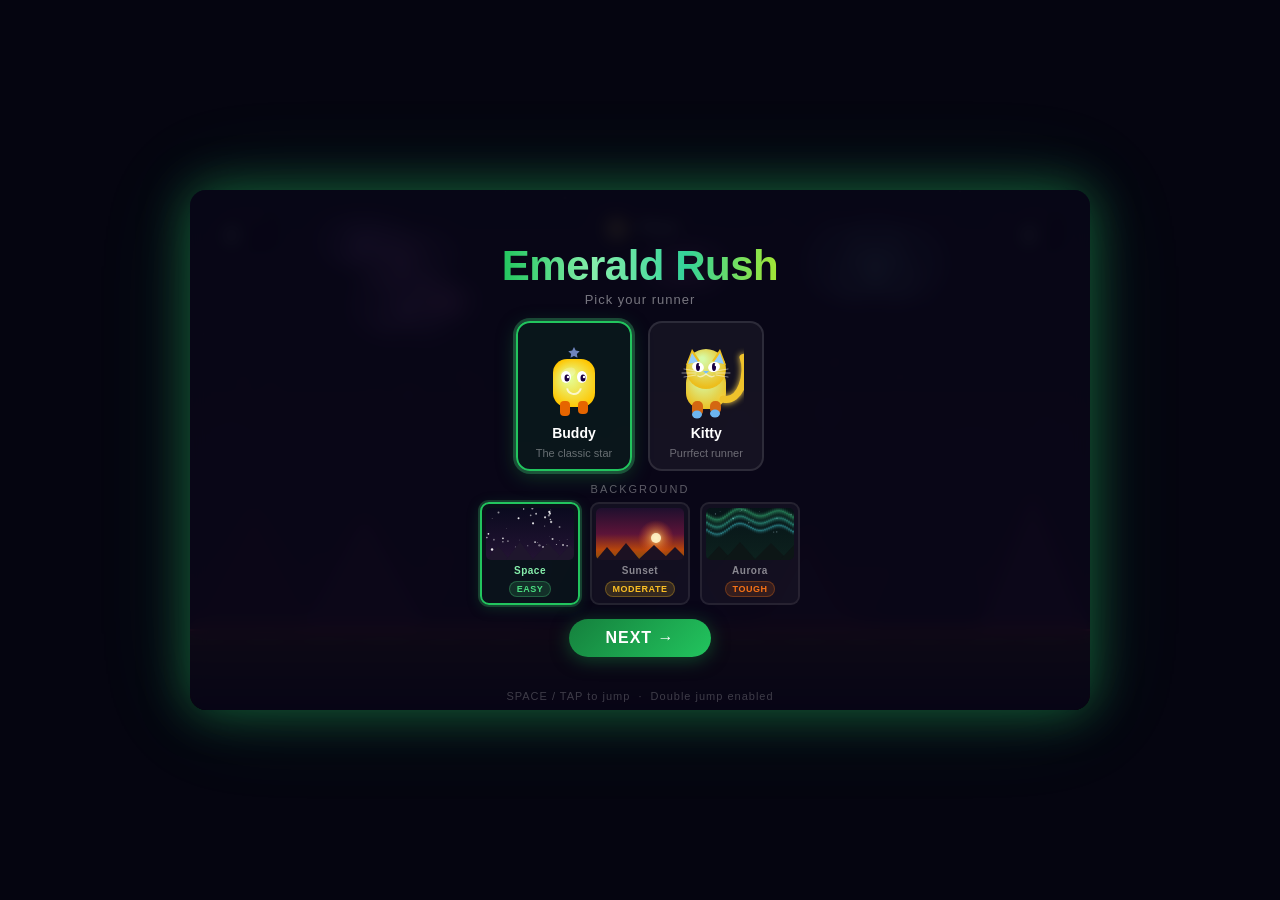
<file: game.html>
<!DOCTYPE html>
<html lang="en">
<head>
<meta charset="UTF-8">
<meta name="viewport" content="width=device-width, initial-scale=1.0, user-scalable=no">
<title>Emerald Rush</title>
<style>
  * { margin:0; padding:0; box-sizing:border-box; }
  html, body {
    width:100%; height:100%;
    background:#050510;
    display:flex; align-items:center; justify-content:center;
    font-family:'Segoe UI', sans-serif;
    overflow:hidden;
  }
  #gameWrapper {
    position:relative;
    /* Fit within viewport while preserving 900:520 aspect ratio */
    width: min(900px, 100vw, calc(100svh * 900 / 520));
    aspect-ratio: 900 / 520;
    border-radius:16px;
    overflow:hidden;
    box-shadow:0 0 50px rgba(34,197,94,0.45), 0 0 100px rgba(74,222,128,0.12);
  }
  /* Canvas fills wrapper; browser scales the drawn content */
  #canvas {
    display:block;
    width:100%; height:100%;
  }

  /* ── HUD ───────────────────────────────────── */
  #ui {
    position:absolute; top:0; left:0; right:0;
    display:flex; justify-content:space-between; align-items:flex-start;
    padding:2% 2.5%;
    pointer-events:none;
  }
  .score-box {
    background:rgba(0,0,0,0.42); backdrop-filter:blur(6px);
    border-radius:10px; padding:4px 12px;
    border:1px solid rgba(255,255,255,0.12);
  }
  .score-label { font-size:clamp(7px,1vw,9px); letter-spacing:2px; text-transform:uppercase; color:rgba(255,255,255,0.4); }
  .score-value { font-size:clamp(16px,2.2vw,22px); font-weight:700; color:#fff; text-shadow:0 0 10px rgba(74,222,128,0.9); }
  #playerTag {
    display:flex; align-items:center; gap:7px;
    background:rgba(0,0,0,0.42); backdrop-filter:blur(6px);
    border-radius:50px; padding:4px 12px 4px 5px;
    border:1px solid rgba(255,255,255,0.12);
  }
  #playerAvatarCanvas { border-radius:50%; width:28px; height:28px; }
  #playerNameLabel {
    font-size:clamp(11px,1.4vw,14px); font-weight:700; color:#fff;
    text-shadow:0 0 8px rgba(74,222,128,0.8);
    max-width:120px; overflow:hidden; white-space:nowrap; text-overflow:ellipsis;
  }

  /* ── Overlay base ──────────────────────────── */
  .screen {
    position:absolute; inset:0;
    display:flex; flex-direction:column; align-items:center; justify-content:center;
    background:rgba(8,6,22,0.93); backdrop-filter:blur(8px);
    transition:opacity 0.3s;
  }
  .screen.hidden { opacity:0; pointer-events:none; visibility:hidden; }

  .big-title {
    font-size:clamp(26px,4.5vw,42px); font-weight:900; line-height:1.1;
    background:linear-gradient(90deg,#22c55e,#86efac,#34d399,#a3e635);
    -webkit-background-clip:text; -webkit-text-fill-color:transparent;
    margin-bottom:3px; letter-spacing:-0.5px; text-align:center;
  }
  .sub-title {
    font-size:clamp(10px,1.3vw,13px); color:rgba(255,255,255,0.45);
    margin-bottom:14px; letter-spacing:1px;
  }

  /* ── Char cards ────────────────────────────── */
  .char-row { display:flex; gap:16px; }
  .char-card {
    display:flex; flex-direction:column; align-items:center; gap:6px;
    background:rgba(255,255,255,0.05); border:2px solid rgba(255,255,255,0.1);
    border-radius:14px; padding:12px 18px 10px; cursor:pointer;
    transition:transform 0.18s, border-color 0.18s, box-shadow 0.18s;
  }
  .char-card:hover { transform:translateY(-3px) scale(1.03); border-color:rgba(74,222,128,0.55); }
  .char-card.selected {
    border-color:#22c55e;
    box-shadow:0 0 0 3px rgba(74,222,128,0.28), 0 5px 20px rgba(21,128,61,0.4);
    background:rgba(21,128,61,0.13);
  }
  .char-card canvas { display:block; }
  .char-card-label { font-size:clamp(11px,1.4vw,14px); font-weight:700; color:#fff; }
  .char-card-desc  { font-size:clamp(9px,1vw,11px); color:rgba(255,255,255,0.38); }

  /* ── Background select ─────────────────────── */
  .bg-section { margin-top:12px; display:flex; flex-direction:column; align-items:center; gap:7px; }
  .bg-section-label { font-size:clamp(9px,1vw,11px); letter-spacing:2px; text-transform:uppercase; color:rgba(255,255,255,0.35); }
  .bg-section-label span { color:rgba(255,255,255,0.18); }
  .bg-row { display:flex; gap:10px; }
  .bg-card {
    display:flex; flex-direction:column; align-items:center; gap:5px;
    cursor:pointer; border-radius:9px; padding:4px 4px 6px;
    border:2px solid rgba(255,255,255,0.08); background:rgba(255,255,255,0.04);
    transition:transform 0.15s, border-color 0.15s, box-shadow 0.15s;
  }
  .bg-card:hover { transform:translateY(-2px); border-color:rgba(74,222,128,0.45); }
  .bg-card.selected {
    border-color:#22c55e;
    box-shadow:0 0 0 2px rgba(74,222,128,0.22), 0 3px 14px rgba(21,128,61,0.3);
    background:rgba(21,128,61,0.1);
  }
  .bg-card canvas { border-radius:5px; display:block; }
  .bg-card-name { font-size:clamp(9px,1vw,10px); font-weight:600; color:rgba(255,255,255,0.5); letter-spacing:0.5px; }
  .bg-card.selected .bg-card-name { color:#86efac; }
  .diff-badge {
    font-size:clamp(8px,0.85vw,9px); font-weight:700; letter-spacing:0.5px;
    text-transform:uppercase; padding:2px 7px; border-radius:20px;
  }
  .diff-badge.easy     { background:rgba(74,222,128,0.15); color:#4ade80; border:1px solid rgba(74,222,128,0.3); }
  .diff-badge.moderate { background:rgba(251,191,36,0.15); color:#fbbf24; border:1px solid rgba(251,191,36,0.3); }
  .diff-badge.tough    { background:rgba(249,115,22,0.15); color:#f97316; border:1px solid rgba(249,115,22,0.3); }

  /* ── Name screen ───────────────────────────── */
  .name-hint { font-size:clamp(10px,1.2vw,12px); color:rgba(255,255,255,0.38); margin-bottom:16px; }
  #nameInput {
    background:rgba(255,255,255,0.08); border:2px solid rgba(74,222,128,0.4);
    border-radius:12px; color:#fff; font-size:clamp(16px,2vw,20px); font-weight:700;
    padding:10px 20px; text-align:center; outline:none;
    width:min(260px, 70%); margin-bottom:16px;
    transition:border-color 0.2s, box-shadow 0.2s; letter-spacing:1px;
  }
  #nameInput::placeholder { color:rgba(255,255,255,0.2); font-weight:400; }
  #nameInput:focus { border-color:#22c55e; box-shadow:0 0 0 3px rgba(74,222,128,0.2); }

  /* ── Buttons ───────────────────────────────── */
  .btn {
    background:linear-gradient(135deg,#15803d,#22c55e); color:#fff; border:none;
    padding:10px 36px; border-radius:50px;
    font-size:clamp(13px,1.6vw,16px); font-weight:700;
    cursor:pointer; letter-spacing:1px;
    box-shadow:0 3px 18px rgba(21,128,61,0.5);
    transition:transform 0.15s, box-shadow 0.15s;
  }
  .btn:hover { transform:scale(1.05); box-shadow:0 5px 24px rgba(34,197,94,0.55); }
  .btn-ghost {
    background:transparent; border:2px solid rgba(255,255,255,0.18); color:rgba(255,255,255,0.55);
    padding:7px 22px; border-radius:50px;
    font-size:clamp(11px,1.2vw,13px); font-weight:600;
    cursor:pointer; transition:border-color 0.15s, color 0.15s; margin-top:7px;
  }
  .btn-ghost:hover { border-color:rgba(255,255,255,0.45); color:#fff; }

  /* ── Game over ─────────────────────────────── */
  .final-score { font-size:clamp(13px,1.6vw,16px); color:rgba(255,255,255,0.6); margin-bottom:4px; }
  .final-score span { color:#4ade80; font-weight:700; font-size:clamp(16px,2vw,20px); }

  /* ── Controls hint ─────────────────────────── */
  #controls-hint {
    position:absolute; bottom:1.5%; left:0; right:0;
    text-align:center; font-size:clamp(9px,1vw,11px);
    color:rgba(255,255,255,0.22); letter-spacing:1px; pointer-events:none;
  }
</style>
</head>
<body>
<div id="gameWrapper">
  <canvas id="canvas"></canvas>

  <!-- HUD -->
  <div id="ui">
    <div class="score-box">
      <div class="score-label">Score</div>
      <div class="score-value" id="scoreDisplay">0</div>
    </div>
    <div id="playerTag">
      <canvas id="playerAvatarCanvas" width="30" height="30"></canvas>
      <span id="playerNameLabel">Player</span>
    </div>
    <div class="score-box">
      <div class="score-label">Best</div>
      <div class="score-value" id="bestDisplay">0</div>
    </div>
  </div>

  <!-- ① Character + Background Select -->
  <div class="screen" id="charSelectScreen">
    <div class="big-title">Emerald Rush</div>
    <div class="sub-title">Pick your runner</div>
    <div class="char-row">
      <div class="char-card selected" id="cardBuddy" onclick="selectChar('buddy')">
        <canvas id="previewBuddy" width="76" height="84"></canvas>
        <div class="char-card-label">Buddy</div>
        <div class="char-card-desc">The classic star</div>
      </div>
      <div class="char-card" id="cardCat" onclick="selectChar('cat')">
        <canvas id="previewCat" width="76" height="84"></canvas>
        <div class="char-card-label">Kitty</div>
        <div class="char-card-desc">Purrfect runner</div>
      </div>
    </div>
    <div class="bg-section">
      <div class="bg-section-label">Background</div>
      <div class="bg-row">
        <div class="bg-card selected" id="bgSpace" onclick="selectBg('space')">
          <canvas id="previewBgSpace" width="88" height="52"></canvas>
          <div class="bg-card-name">Space</div>
          <div class="diff-badge easy">Easy</div>
        </div>
        <div class="bg-card" id="bgSunset" onclick="selectBg('sunset')">
          <canvas id="previewBgSunset" width="88" height="52"></canvas>
          <div class="bg-card-name">Sunset</div>
          <div class="diff-badge moderate">Moderate</div>
        </div>
        <div class="bg-card" id="bgAurora" onclick="selectBg('aurora')">
          <canvas id="previewBgAurora" width="88" height="52"></canvas>
          <div class="bg-card-name">Aurora</div>
          <div class="diff-badge tough">Tough</div>
        </div>
      </div>
    </div>
    <button class="btn" style="margin-top:14px" onclick="showNameScreen()">NEXT →</button>
  </div>

  <!-- ② Name Input -->
  <div class="screen hidden" id="nameScreen">
    <div class="big-title" style="font-size:clamp(22px,3.5vw,34px);margin-bottom:4px">What's Your Name?</div>
    <div class="name-hint">Your name will appear in the game</div>
    <input type="text" id="nameInput" maxlength="14" placeholder="Enter your name..." autocomplete="off" spellcheck="false"/>
    <button class="btn" onclick="startGame()">LET'S GO!</button>
    <button class="btn-ghost" onclick="backToCharSelect()">← Back</button>
  </div>

  <!-- ③ Game Over -->
  <div class="screen hidden" id="gameOverScreen">
    <div class="big-title" id="gameOverTitle" style="font-size:clamp(22px,3.8vw,38px)">Game Over</div>
    <div class="final-score" style="margin-top:8px">Score: <span id="finalScore">0</span></div>
    <div class="final-score" style="margin-bottom:20px">Best: <span id="bestScore">0</span></div>
    <button class="btn" onclick="startGame()">PLAY AGAIN</button>
    <button class="btn-ghost" onclick="backToCharSelect()">Change Character</button>
  </div>

  <div id="controls-hint">SPACE / TAP to jump &nbsp;·&nbsp; Double jump enabled</div>

</div>

<script>
const canvas = document.getElementById('canvas');
const ctx    = canvas.getContext('2d');
// Logical resolution — CSS scales the element to fit the viewport
const W = 900, H = 520;
canvas.width = W; canvas.height = H;

// ── Config ──────────────────────────────────────────────────────
let selectedChar = 'buddy';
let selectedBg   = 'space';
let playerName   = 'Player';

// ── State ───────────────────────────────────────────────────────
let state = 'setup';
let score = 0, best = 0, frame = 0, speed = 5;

// ── World ───────────────────────────────────────────────────────
const GY = H - 80;
const GROUND_H = 80;
const PW = 46, PH = 52;
const GRAVITY = 0.55, JUMP_V = -13;

const stars = Array.from({length:130}, () => ({
  x:Math.random()*W, y:Math.random()*H*0.72,
  r:Math.random()*1.5+0.3, a:Math.random(), da:(Math.random()-0.5)*0.02
}));
const mountains = Array.from({length:14}, (_,i) => ({
  x:i*(W/8), h:60+Math.random()*90, w:80+Math.random()*70,
  c:`hsl(${260+Math.random()*60},40%,${11+Math.random()*10}%)`
}));
const clouds = Array.from({length:6}, () => ({
  x:Math.random()*W, y:20+Math.random()*120,
  scale:0.6+Math.random()*0.8, speed:0.3+Math.random()*0.4, hue:Math.random()*360
}));

const player = {
  x:110, y:GY-PH, vy:0, jumps:0, maxJumps:2,
  grounded:false, trail:[], hue:0
};

let obstacles=[], nextObstacleDist=420;
let gems=[],      nextGemDist=300;
let particles=[];
let groundScroll=0;
let previewFrame=0;
const bgConfig = {
  space:  { speedMult:0.55 },
  sunset: { speedMult:1.00 },
  aurora: { speedMult:2.20 },
};

// ── Helpers ─────────────────────────────────────────────────────
function hsl(h,s,l){ return `hsl(${h},${s}%,${l}%)`; }

function spawnParticles(x,y,color,n=12,sp=3){
  for(let i=0;i<n;i++){
    const a=Math.random()*Math.PI*2, v=(0.5+Math.random())*sp;
    particles.push({x,y,vx:Math.cos(a)*v,vy:Math.sin(a)*v-1,
      life:1,decay:0.03+Math.random()*0.03,r:3+Math.random()*5,color});
  }
}

function starShape(c,x,y,r1,r2,pts=5){
  c.beginPath();
  for(let i=0;i<pts*2;i++){
    const a=(i*Math.PI/pts)-Math.PI/2, r=i%2===0?r1:r2;
    i===0?c.moveTo(x+Math.cos(a)*r,y+Math.sin(a)*r)
         :c.lineTo(x+Math.cos(a)*r,y+Math.sin(a)*r);
  }
  c.closePath(); c.fill();
}

// ── Character drawing ────────────────────────────────────────────
function drawBuddy(c,cx,cy,hue,alpha,lf){
  c.globalAlpha=alpha;
  const brd=c.createRadialGradient(cx-6,cy-6,2,cx,cy,PW*0.55);
  brd.addColorStop(0,hsl(hue+30,100,80)); brd.addColorStop(1,hsl(hue,100,50));
  c.fillStyle=brd; c.beginPath(); c.roundRect(cx-PW/2+2,cy-PH/2+2,PW-4,PH-4,14); c.fill();
  c.fillStyle='rgba(255,255,255,0.22)';
  c.beginPath(); c.ellipse(cx-6,cy-10,8,5,-0.4,0,Math.PI*2); c.fill();
  c.fillStyle='#fff';
  c.beginPath(); c.ellipse(cx-8,cy-6,5,6,0,0,Math.PI*2); c.fill();
  c.beginPath(); c.ellipse(cx+8,cy-6,5,6,0,0,Math.PI*2); c.fill();
  c.fillStyle='#1a0040';
  c.beginPath(); c.ellipse(cx-7,cy-5,2.5,3.5,0,0,Math.PI*2); c.fill();
  c.beginPath(); c.ellipse(cx+9,cy-5,2.5,3.5,0,0,Math.PI*2); c.fill();
  c.fillStyle='#fff';
  c.beginPath(); c.arc(cx-6,cy-6,1.2,0,Math.PI*2); c.fill();
  c.beginPath(); c.arc(cx+10,cy-6,1.2,0,Math.PI*2); c.fill();
  c.strokeStyle='#fff'; c.lineWidth=2; c.globalAlpha=alpha*0.7;
  c.beginPath(); c.arc(cx,cy+4,7,0.2,Math.PI-0.2); c.stroke();
  c.globalAlpha=alpha;
  const lo=Math.sin(lf*0.3)*8;
  c.fillStyle=hsl(hue-20,100,45);
  c.beginPath(); c.roundRect(cx-14,cy+PH/2-8,10,14+lo,4); c.fill();
  c.beginPath(); c.roundRect(cx+4, cy+PH/2-8,10,14-lo,4); c.fill();
  c.globalAlpha=alpha*(0.7+0.3*Math.sin(lf*0.1));
  c.fillStyle=hsl(hue+180,100,80);
  starShape(c,cx,cy-PH/2-4,6,3);
  c.globalAlpha=1;
}

function drawCat(c,cx,cy,hue,alpha,lf){
  c.globalAlpha=alpha;
  const brd=c.createRadialGradient(cx-4,cy-4,2,cx,cy+4,PW*0.52);
  brd.addColorStop(0,hsl(hue+40,90,82)); brd.addColorStop(1,hsl(hue,85,52));
  c.fillStyle=brd; c.beginPath(); c.roundRect(cx-PW/2+3,cy-PH/2+10,PW-6,PH-10,16); c.fill();
  const hrd=c.createRadialGradient(cx-4,cy-PH/2+2,2,cx,cy-PH/2+8,22);
  hrd.addColorStop(0,hsl(hue+40,90,82)); hrd.addColorStop(1,hsl(hue,85,52));
  c.fillStyle=hrd; c.beginPath(); c.arc(cx,cy-PH/2+12,20,0,Math.PI*2); c.fill();
  c.fillStyle=hsl(hue,85,52);
  c.beginPath(); c.moveTo(cx-20,cy-PH/2+8); c.lineTo(cx-14,cy-PH/2-8); c.lineTo(cx-6,cy-PH/2+4); c.closePath(); c.fill();
  c.beginPath(); c.moveTo(cx+20,cy-PH/2+8); c.lineTo(cx+14,cy-PH/2-8); c.lineTo(cx+6,cy-PH/2+4); c.closePath(); c.fill();
  c.fillStyle=hsl(hue+160,90,78);
  c.beginPath(); c.moveTo(cx-18,cy-PH/2+7); c.lineTo(cx-14,cy-PH/2-4); c.lineTo(cx-8,cy-PH/2+5); c.closePath(); c.fill();
  c.beginPath(); c.moveTo(cx+18,cy-PH/2+7); c.lineTo(cx+14,cy-PH/2-4); c.lineTo(cx+8,cy-PH/2+5); c.closePath(); c.fill();
  c.fillStyle='#fff';
  c.save(); c.translate(cx-8,cy-PH/2+10); c.beginPath(); c.ellipse(0,0,6,5,0.3,0,Math.PI*2); c.fill(); c.restore();
  c.save(); c.translate(cx+8,cy-PH/2+10); c.beginPath(); c.ellipse(0,0,6,5,-0.3,0,Math.PI*2); c.fill(); c.restore();
  c.fillStyle='#1a0040';
  c.save(); c.translate(cx-8,cy-PH/2+10); c.beginPath(); c.ellipse(0,0,2,4,0,0,Math.PI*2); c.fill(); c.restore();
  c.save(); c.translate(cx+8,cy-PH/2+10); c.beginPath(); c.ellipse(0,0,2,4,0,0,Math.PI*2); c.fill(); c.restore();
  c.fillStyle='#fff';
  c.beginPath(); c.arc(cx-6,cy-PH/2+8,1.3,0,Math.PI*2); c.fill();
  c.beginPath(); c.arc(cx+10,cy-PH/2+8,1.3,0,Math.PI*2); c.fill();
  c.fillStyle=hsl(hue+160,90,72);
  c.beginPath(); c.moveTo(cx,cy-PH/2+17); c.lineTo(cx-3,cy-PH/2+14); c.lineTo(cx+3,cy-PH/2+14); c.closePath(); c.fill();
  c.strokeStyle='rgba(255,255,255,0.7)'; c.lineWidth=1.5; c.globalAlpha=alpha*0.8;
  c.beginPath(); c.moveTo(cx,cy-PH/2+17); c.quadraticCurveTo(cx-5,cy-PH/2+21,cx-8,cy-PH/2+19); c.stroke();
  c.beginPath(); c.moveTo(cx,cy-PH/2+17); c.quadraticCurveTo(cx+5,cy-PH/2+21,cx+8,cy-PH/2+19); c.stroke();
  c.globalAlpha=alpha*0.55; c.strokeStyle='rgba(255,255,255,0.85)'; c.lineWidth=1;
  [[-22,-2,-10,0],[-24,2,-10,2],[-22,6,-10,4]].forEach(([x1,y1,x2,y2])=>{
    c.beginPath(); c.moveTo(cx+x1,cy-PH/2+14+y1); c.lineTo(cx+x2,cy-PH/2+14+y2); c.stroke();
    c.beginPath(); c.moveTo(cx-x1,cy-PH/2+14+y1); c.lineTo(cx-x2,cy-PH/2+14+y2); c.stroke();
  });
  c.globalAlpha=alpha; c.strokeStyle=hsl(hue,85,55); c.lineWidth=7; c.lineCap='round';
  c.shadowColor=hsl(hue,100,65); c.shadowBlur=6;
  c.beginPath();
  c.moveTo(cx+PW/2-6,cy+PH/2-10);
  c.bezierCurveTo(cx+PW/2+12,cy+PH/2-5+Math.sin(lf*0.2)*6,
                  cx+PW/2+20,cy-10+Math.cos(lf*0.15)*8,
                  cx+PW/2+14,cy-PH/2+Math.sin(lf*0.1)*10);
  c.stroke(); c.shadowBlur=0;
  c.globalAlpha=alpha;
  const lo=Math.sin(lf*0.3)*8;
  c.fillStyle=hsl(hue-20,85,45);
  c.beginPath(); c.roundRect(cx-14,cy+PH/2-8,11,14+lo,5); c.fill();
  c.beginPath(); c.roundRect(cx+4, cy+PH/2-8,11,14-lo,5); c.fill();
  c.fillStyle=hsl(hue+160,80,68);
  c.beginPath(); c.ellipse(cx-9,cy+PH/2+5+lo/2,5,4,0,0,Math.PI*2); c.fill();
  c.beginPath(); c.ellipse(cx+9,cy+PH/2+5-lo/2,5,4,0,0,Math.PI*2); c.fill();
  c.globalAlpha=1;
}

function drawChar(c,cx,cy,hue,alpha,lf,type){
  if(type==='cat') drawCat(c,cx,cy,hue,alpha,lf);
  else drawBuddy(c,cx,cy,hue,alpha,lf);
}

// ── Preview canvases ─────────────────────────────────────────────
function renderPreviews(){
  previewFrame++;
  const hue=(previewFrame*1.5)%360;

  const pb=document.getElementById('previewBuddy').getContext('2d');
  pb.clearRect(0,0,76,84); drawBuddy(pb,38,48,hue,1,previewFrame);

  const pc=document.getElementById('previewCat').getContext('2d');
  pc.clearRect(0,0,76,84); drawCat(pc,38,48,hue,1,previewFrame);

  renderAvatar(hue);

  if(previewFrame<3){
    drawBgThumb(document.getElementById('previewBgSpace').getContext('2d'),'space');
    drawBgThumb(document.getElementById('previewBgSunset').getContext('2d'),'sunset');
    drawBgThumb(document.getElementById('previewBgAurora').getContext('2d'),'aurora');
  }

  if(!document.getElementById('charSelectScreen').classList.contains('hidden') ||
     !document.getElementById('nameScreen').classList.contains('hidden')){
    requestAnimationFrame(renderPreviews);
  }
}

function renderAvatar(hue){
  const ac=document.getElementById('playerAvatarCanvas').getContext('2d');
  ac.clearRect(0,0,30,30);
  ac.save();
  ac.beginPath(); ac.arc(15,15,14,0,Math.PI*2); ac.clip();
  const g=ac.createLinearGradient(0,0,30,30);
  g.addColorStop(0,hsl(hue,60,18)); g.addColorStop(1,hsl(hue+40,60,10));
  ac.fillStyle=g; ac.fillRect(0,0,30,30);
  ac.translate(15,19); ac.scale(0.52,0.52);
  drawChar(ac,0,0,hue,1,previewFrame,selectedChar);
  ac.restore();
}

function drawBgThumb(c,type){
  const TW=88,TH=52;
  c.clearRect(0,0,TW,TH);
  if(type==='space'){
    const g=c.createLinearGradient(0,0,0,TH);
    g.addColorStop(0,'hsl(240,50%,8%)'); g.addColorStop(1,'hsl(270,45%,14%)');
    c.fillStyle=g; c.fillRect(0,0,TW,TH);
    for(let i=0;i<40;i++){
      c.globalAlpha=0.3+Math.random()*0.65; c.fillStyle='#fff';
      c.beginPath(); c.arc(Math.random()*TW,Math.random()*TH*0.8,Math.random()*1.1+0.2,0,Math.PI*2); c.fill();
    }
    c.globalAlpha=1;
    [[0,28,24,14],[20,24,28,18],[46,26,32,17],[70,22,28,15]].forEach(([x,y,w,h])=>{
      c.fillStyle='hsl(265,35%,13%)';
      c.beginPath(); c.moveTo(x,TH); c.lineTo(x+w/2,TH-h); c.lineTo(x+w,TH); c.closePath(); c.fill();
    });
  } else if(type==='sunset'){
    const g=c.createLinearGradient(0,0,0,TH);
    g.addColorStop(0,'hsl(270,50%,12%)'); g.addColorStop(0.5,'hsl(330,65%,22%)');
    g.addColorStop(0.8,'hsl(20,88%,38%)'); g.addColorStop(1,'hsl(35,80%,28%)');
    c.fillStyle=g; c.fillRect(0,0,TW,TH);
    const sg=c.createRadialGradient(60,30,0,60,30,18);
    sg.addColorStop(0,'rgba(255,240,180,0.95)'); sg.addColorStop(0.4,'rgba(255,160,60,0.5)'); sg.addColorStop(1,'rgba(255,80,20,0)');
    c.fillStyle=sg; c.beginPath(); c.arc(60,30,18,0,Math.PI*2); c.fill();
    c.fillStyle='rgba(255,245,200,0.9)'; c.beginPath(); c.arc(60,30,5,0,Math.PI*2); c.fill();
    [[0,28,22,13],[16,24,28,17],[42,26,32,15],[66,22,26,13]].forEach(([x,y,w,h])=>{
      c.fillStyle='hsl(280,35%,10%)';
      c.beginPath(); c.moveTo(x,TH); c.lineTo(x+w/2,TH-h); c.lineTo(x+w,TH); c.closePath(); c.fill();
    });
  } else if(type==='aurora'){
    const g=c.createLinearGradient(0,0,0,TH);
    g.addColorStop(0,'hsl(195,55%,6%)'); g.addColorStop(1,'hsl(170,45%,9%)');
    c.fillStyle=g; c.fillRect(0,0,TW,TH);
    for(let i=0;i<18;i++){
      c.globalAlpha=0.2+Math.random()*0.3; c.fillStyle='#cef';
      c.beginPath(); c.arc(Math.random()*TW,Math.random()*TH*0.5,Math.random()*0.8+0.2,0,Math.PI*2); c.fill();
    }
    c.globalAlpha=1;
    [[7,150,13],[14,168,10],[21,184,8]].forEach(([y,hue,bh])=>{
      for(let x=0;x<TW;x+=2){
        const wave=Math.sin(x*0.15)*4+Math.sin(x*0.08+1)*2;
        const g2=c.createLinearGradient(0,y+wave-bh/2,0,y+wave+bh/2);
        g2.addColorStop(0,'rgba(0,0,0,0)');
        g2.addColorStop(0.4,`hsla(${hue},100%,65%,0.4)`);
        g2.addColorStop(1,'rgba(0,0,0,0)');
        c.fillStyle=g2; c.fillRect(x,y+wave-bh/2,2,bh);
      }
    });
    [[0,32,26,14],[18,28,32,18],[48,30,34,17],[74,26,28,15]].forEach(([x,y,w,h])=>{
      c.fillStyle='hsl(185,25%,7%)';
      c.beginPath(); c.moveTo(x,TH); c.lineTo(x+w/2,TH-h); c.lineTo(x+w,TH); c.closePath(); c.fill();
    });
  }
}

// ── Backgrounds ──────────────────────────────────────────────────
function drawBackground(){
  if     (selectedBg==='sunset') drawBgSunset();
  else if(selectedBg==='aurora') drawBgAurora();
  else                           drawBgSpace();
}

function drawBgSpace(){
  const t=frame*0.003;
  const sky=ctx.createLinearGradient(0,0,0,H);
  sky.addColorStop(0,hsl((220+Math.sin(t)*30)|0,50,8));
  sky.addColorStop(1,hsl((270+Math.cos(t)*30)|0,45,14));
  ctx.fillStyle=sky; ctx.fillRect(0,0,W,H);
  stars.forEach(s=>{
    s.a=Math.max(0.1,Math.min(1,s.a+s.da));
    if(s.a<=0.1||s.a>=1) s.da*=-1;
    ctx.globalAlpha=s.a; ctx.fillStyle='#fff';
    ctx.beginPath(); ctx.arc(s.x,s.y,s.r,0,Math.PI*2); ctx.fill();
  });
  ctx.globalAlpha=1;
  mountains.forEach(m=>{
    if(state==='running') m.x-=speed*0.15;
    if(m.x+m.w<0) m.x+=W+m.w;
    ctx.fillStyle=m.c;
    ctx.beginPath(); ctx.moveTo(m.x,GY); ctx.lineTo(m.x+m.w/2,GY-m.h); ctx.lineTo(m.x+m.w,GY); ctx.closePath(); ctx.fill();
  });
  clouds.forEach(c=>{
    if(state==='running') c.x-=c.speed*(speed/8);
    if(c.x<-120){ c.x=W+60; c.y=20+Math.random()*130; c.hue=Math.random()*360; }
    ctx.save(); ctx.translate(c.x,c.y); ctx.scale(c.scale,c.scale);
    ctx.globalAlpha=0.18;
    [[0,0,28],[22,-10,22],[44,0,28],[11,10,20],[33,10,20]].forEach(([dx,dy,r])=>{
      ctx.fillStyle=hsl(c.hue,80,75); ctx.beginPath(); ctx.arc(dx,dy,r,0,Math.PI*2); ctx.fill();
    });
    ctx.globalAlpha=1; ctx.restore();
  });
}

function drawBgSunset(){
  const t=frame*0.002;
  const sky=ctx.createLinearGradient(0,0,0,H);
  sky.addColorStop(0,`hsl(${(265+Math.sin(t)*10)|0},55%,12%)`);
  sky.addColorStop(0.45,`hsl(${(330+Math.cos(t)*8)|0},70%,22%)`);
  sky.addColorStop(0.75,`hsl(${(20+Math.sin(t)*5)|0},90%,38%)`);
  sky.addColorStop(1,`hsl(${(35+Math.cos(t)*5)|0},85%,28%)`);
  ctx.fillStyle=sky; ctx.fillRect(0,0,W,H);
  const sunX=W*0.75, sunY=GY-40;
  const sg=ctx.createRadialGradient(sunX,sunY,0,sunX,sunY,90);
  sg.addColorStop(0,'rgba(255,240,180,0.95)'); sg.addColorStop(0.3,'rgba(255,160,60,0.55)'); sg.addColorStop(1,'rgba(255,80,20,0)');
  ctx.fillStyle=sg; ctx.beginPath(); ctx.arc(sunX,sunY,90,0,Math.PI*2); ctx.fill();
  ctx.fillStyle='rgba(255,245,200,0.9)'; ctx.beginPath(); ctx.arc(sunX,sunY,20,0,Math.PI*2); ctx.fill();
  clouds.forEach(c=>{
    if(state==='running') c.x-=c.speed*(speed/8);
    if(c.x<-120){ c.x=W+60; c.y=20+Math.random()*130; }
    ctx.save(); ctx.translate(c.x,c.y); ctx.scale(c.scale,c.scale);
    ctx.globalAlpha=0.28;
    [[0,0,28],[22,-10,22],[44,0,28],[11,10,20],[33,10,20]].forEach(([dx,dy,r])=>{
      ctx.fillStyle=`hsl(${(15+Math.sin(t+c.x*0.01)*15)|0},85%,72%)`;
      ctx.beginPath(); ctx.arc(dx,dy,r,0,Math.PI*2); ctx.fill();
    });
    ctx.globalAlpha=1; ctx.restore();
  });
  mountains.forEach(m=>{
    if(state==='running') m.x-=speed*0.15;
    if(m.x+m.w<0) m.x+=W+m.w;
    ctx.fillStyle=`hsl(${(280+m.h*0.3)|0},40%,10%)`;
    ctx.beginPath(); ctx.moveTo(m.x,GY); ctx.lineTo(m.x+m.w/2,GY-m.h); ctx.lineTo(m.x+m.w,GY); ctx.closePath(); ctx.fill();
  });
  const hg=ctx.createLinearGradient(0,GY-50,0,GY+10);
  hg.addColorStop(0,'rgba(255,120,40,0)'); hg.addColorStop(0.5,'rgba(255,120,40,0.18)'); hg.addColorStop(1,'rgba(255,80,20,0)');
  ctx.fillStyle=hg; ctx.fillRect(0,GY-50,W,60);
}

function drawBgAurora(){
  const t=frame*0.0015;
  const sky=ctx.createLinearGradient(0,0,0,H);
  sky.addColorStop(0,`hsl(${(190+Math.sin(t)*15)|0},60%,6%)`);
  sky.addColorStop(0.6,`hsl(${(170+Math.cos(t)*10)|0},50%,10%)`);
  sky.addColorStop(1,`hsl(${(160+Math.sin(t)*8)|0},45%,8%)`);
  ctx.fillStyle=sky; ctx.fillRect(0,0,W,H);
  stars.forEach(s=>{
    s.a=Math.max(0.05,Math.min(0.7,s.a+s.da));
    if(s.a<=0.05||s.a>=0.7) s.da*=-1;
    ctx.globalAlpha=s.a*0.6; ctx.fillStyle='#cef';
    ctx.beginPath(); ctx.arc(s.x,s.y*0.65,s.r*0.7,0,Math.PI*2); ctx.fill();
  });
  ctx.globalAlpha=1;
  [{y:0.12,hue:150,w:0.18,ph:0},{y:0.22,hue:170,w:0.14,ph:1.5},
   {y:0.30,hue:190,w:0.10,ph:3.0},{y:0.17,hue:130,w:0.09,ph:2.2}].forEach(b=>{
    const bY=H*b.y, bH=H*b.w;
    for(let x=0;x<=W;x+=3){
      const wave=Math.sin(x*0.008+t*1.2+b.ph)*22+Math.sin(x*0.015+t*0.8+b.ph+1)*12;
      const shim=0.12+0.1*Math.sin(x*0.02+t*2+b.ph);
      const g=ctx.createLinearGradient(0,bY+wave-bH/2,0,bY+wave+bH/2);
      g.addColorStop(0,'rgba(0,0,0,0)');
      g.addColorStop(0.3,`hsla(${(b.hue+Math.sin(x*0.01+t)*20)|0},100%,65%,${shim})`);
      g.addColorStop(0.7,`hsla(${b.hue+10},90%,75%,${shim*0.6})`);
      g.addColorStop(1,'rgba(0,0,0,0)');
      ctx.fillStyle=g; ctx.fillRect(x,bY+wave-bH/2,3,bH);
    }
  });
  mountains.forEach(m=>{
    if(state==='running') m.x-=speed*0.15;
    if(m.x+m.w<0) m.x+=W+m.w;
    ctx.fillStyle='hsl(185,30%,6%)';
    ctx.beginPath(); ctx.moveTo(m.x,GY); ctx.lineTo(m.x+m.w/2,GY-m.h*1.1); ctx.lineTo(m.x+m.w,GY); ctx.closePath(); ctx.fill();
  });
}

// ── Ground & player ──────────────────────────────────────────────
function drawGround(){
  const grd=ctx.createLinearGradient(0,GY,0,H);
  grd.addColorStop(0,hsl((frame*2)%360,80,35));
  grd.addColorStop(0.07,hsl(((frame*2)+40)%360,60,20));
  grd.addColorStop(1,'#05020f');
  ctx.fillStyle=grd; ctx.fillRect(0,GY,W,GROUND_H);
  ctx.strokeStyle=hsl((frame*2)%360,100,65); ctx.lineWidth=2;
  ctx.shadowColor=hsl((frame*2)%360,100,65); ctx.shadowBlur=10;
  ctx.beginPath(); ctx.moveTo(0,GY); ctx.lineTo(W,GY); ctx.stroke(); ctx.shadowBlur=0;
  if(state==='running') groundScroll=(groundScroll+speed)%60;
  ctx.strokeStyle='rgba(255,255,255,0.12)'; ctx.lineWidth=1;
  ctx.setLineDash([30,30]); ctx.lineDashOffset=-groundScroll;
  ctx.beginPath(); ctx.moveTo(0,GY+14); ctx.lineTo(W,GY+14); ctx.stroke();
  ctx.setLineDash([]);
}

function drawPlayer(){
  const p=player;
  p.trail.forEach((t,i)=>{
    const a=(i/p.trail.length)*0.35, s=0.4+0.6*(i/p.trail.length);
    ctx.globalAlpha=a;
    ctx.save(); ctx.translate(t.x+PW/2,t.y+PH/2); ctx.scale(s,s);
    drawChar(ctx,0,0,p.hue+i*15,0.3,frame,selectedChar);
    ctx.restore();
  });
  ctx.globalAlpha=1;
  if(p.grounded){
    const g=ctx.createRadialGradient(p.x+PW/2,p.y+PH+2,0,p.x+PW/2,p.y+PH+2,40);
    g.addColorStop(0,`hsla(${p.hue},100%,65%,0.25)`); g.addColorStop(1,'rgba(0,0,0,0)');
    ctx.fillStyle=g; ctx.beginPath(); ctx.arc(p.x+PW/2,p.y+PH+2,40,0,Math.PI*2); ctx.fill();
  }
  ctx.save(); ctx.translate(p.x+PW/2,p.y+PH/2);
  const sy=p.grounded?1:(p.vy<0?1.15:0.92);
  const sx=p.grounded?1:(p.vy<0?0.88:1.08);
  ctx.scale(sx,sy);
  drawChar(ctx,0,0,p.hue,1,frame,selectedChar);
  ctx.restore();
}

// ── Obstacles & gems ─────────────────────────────────────────────
function drawObstacles(){
  obstacles.forEach(ob=>{
    for(let i=0;i<ob.count;i++){
      const ox=ob.x+i*36;
      if(ob.type==='cactus') drawCactus(ox,GY-ob.h,ob.hue);
      else drawSpike(ox,GY,ob.hue);
    }
  });
}
function drawCactus(x,y,hue){
  ctx.shadowColor=hsl(hue,100,60); ctx.shadowBlur=12;
  const g=ctx.createLinearGradient(x,y,x+22,y+55);
  g.addColorStop(0,hsl(hue,90,65)); g.addColorStop(1,hsl(hue-20,90,40));
  ctx.fillStyle=g;
  ctx.beginPath(); ctx.roundRect(x+7,y,14,55,4); ctx.fill();
  ctx.beginPath(); ctx.roundRect(x,y+14,20,10,4); ctx.fill();
  ctx.beginPath(); ctx.roundRect(x,y+6,10,20,4); ctx.fill();
  ctx.beginPath(); ctx.roundRect(x+8,y+20,20,10,4); ctx.fill();
  ctx.beginPath(); ctx.roundRect(x+18,y+12,10,22,4); ctx.fill();
  ctx.fillStyle=hsl(hue+40,100,80);
  [[x+7,y-4],[x+14,y-4],[x+2,y+6],[x-3,y+10],[x+26,y+12],[x+30,y+17]].forEach(([sx,sy])=>{
    ctx.beginPath(); ctx.moveTo(sx,sy); ctx.lineTo(sx+4,sy+10); ctx.lineTo(sx+8,sy); ctx.fill();
  });
  ctx.shadowBlur=0;
}
function drawSpike(bx,by,hue){
  ctx.shadowColor=hsl(hue,100,60); ctx.shadowBlur=14;
  for(let i=0;i<3;i++){
    const x=bx+i*10-10, h=28+i*8+(i===1?10:0);
    const g=ctx.createLinearGradient(x,by-h,x+10,by);
    g.addColorStop(0,hsl(hue+i*20,100,70)); g.addColorStop(1,hsl(hue+i*20,100,40));
    ctx.fillStyle=g;
    ctx.beginPath(); ctx.moveTo(x,by); ctx.lineTo(x+5,by-h); ctx.lineTo(x+10,by); ctx.closePath(); ctx.fill();
  }
  ctx.shadowBlur=0;
}
function drawGems(){
  gems.forEach(g=>{
    if(g.collected) return;
    const bob=Math.sin(frame*0.07+g.bob)*5, y=g.y+bob;
    ctx.shadowColor=hsl(g.hue,100,65); ctx.shadowBlur=18;
    ctx.save(); ctx.translate(g.x,y); ctx.rotate(frame*0.04);
    const gg=ctx.createRadialGradient(0,0,0,0,0,g.r);
    gg.addColorStop(0,hsl(g.hue+40,100,85)); gg.addColorStop(1,hsl(g.hue,100,50));
    ctx.fillStyle=gg;
    ctx.beginPath();
    for(let i=0;i<6;i++){
      const a=(i/6)*Math.PI*2-Math.PI/2;
      i===0?ctx.moveTo(Math.cos(a)*g.r,Math.sin(a)*g.r):ctx.lineTo(Math.cos(a)*g.r,Math.sin(a)*g.r);
    }
    ctx.closePath(); ctx.fill();
    ctx.fillStyle='rgba(255,255,255,0.5)'; ctx.beginPath(); ctx.arc(-3,-3,3,0,Math.PI*2); ctx.fill();
    ctx.restore(); ctx.shadowBlur=0;
    ctx.fillStyle=hsl(g.hue,100,75); ctx.font='bold 11px Segoe UI'; ctx.textAlign='center';
    ctx.fillText('+5',g.x,y-g.r-4);
  });
}
function drawParticles(){
  particles.forEach(p=>{
    ctx.globalAlpha=p.life; ctx.fillStyle=p.color;
    ctx.shadowColor=p.color; ctx.shadowBlur=6;
    ctx.beginPath(); ctx.arc(p.x,p.y,p.r*p.life,0,Math.PI*2); ctx.fill();
  });
  ctx.globalAlpha=1; ctx.shadowBlur=0;
}

// ── Update ───────────────────────────────────────────────────────
function spawnObstacle(){
  const type=Math.random()<0.5?'cactus':'spike';
  const count=Math.random()<0.3?2:1, hue=Math.floor(Math.random()*360);
  obstacles.push({x:W+40,type,count,hue,h:type==='cactus'?55:45});
}
function spawnGem(){
  gems.push({x:W+30,y:GY-30-Math.random()*110,r:9,hue:Math.floor(Math.random()*360),collected:false,bob:Math.random()*Math.PI*2});
}
function update(){
  frame++; player.hue=(player.hue+1.5)%360;
  const mult=(bgConfig[selectedBg]||bgConfig.sunset).speedMult;
  speed=Math.min(14,5+score*0.006)*mult;
  player.vy+=GRAVITY; player.y+=player.vy;
  if(player.y>=GY-PH){ player.y=GY-PH; player.vy=0; player.grounded=true; player.jumps=0; }
  else player.grounded=false;
  player.trail.push({x:player.x,y:player.y});
  if(player.trail.length>8) player.trail.shift();
  score++; document.getElementById('scoreDisplay').textContent=Math.floor(score/6);
  renderAvatar(player.hue);
  nextObstacleDist-=speed;
  if(nextObstacleDist<=0){ spawnObstacle(); nextObstacleDist=Math.max(160,280+Math.random()*300-score*0.05); }
  obstacles.forEach(o=>o.x-=speed);
  obstacles=obstacles.filter(o=>o.x>-100);
  nextGemDist-=speed;
  if(nextGemDist<=0){ spawnGem(); nextGemDist=180+Math.random()*220; }
  gems.forEach(g=>g.x-=speed);
  gems=gems.filter(g=>g.x>-30&&!g.collected);
  particles.forEach(p=>{ p.x+=p.vx; p.y+=p.vy; p.vy+=0.08; p.life-=p.decay; });
  particles=particles.filter(p=>p.life>0);
  const px=player.x+6, py=player.y+6, pw=PW-12, ph=PH-8;
  for(const ob of obstacles){
    for(let i=0;i<ob.count;i++){
      const ox=ob.x+i*36;
      if(px+pw>ox+4&&px<ox+24&&py+ph>GY-ob.h+4&&py<GY){ die(); return; }
    }
  }
  gems.forEach(g=>{
    if(!g.collected){
      const bob=Math.sin(frame*0.07+g.bob)*5;
      if(Math.hypot(player.x+PW/2-g.x,player.y+PH/2-(g.y+bob))<PW/2+g.r){
        g.collected=true; score+=30; spawnParticles(g.x,g.y+bob,hsl(g.hue,100,65),16,4);
      }
    }
  });
}
function die(){
  state='dead';
  spawnParticles(player.x+PW/2,player.y+PH/2,hsl(player.hue,100,65),30,5);
  const s=Math.floor(score/6);
  if(s>best) best=s;
  document.getElementById('bestDisplay').textContent=best;
  document.getElementById('finalScore').textContent=s;
  document.getElementById('bestScore').textContent=best;
  document.getElementById('gameOverTitle').textContent=`Game Over, ${playerName}!`;
  document.getElementById('gameOverScreen').classList.remove('hidden');
}

// ── Flow control ─────────────────────────────────────────────────
function selectChar(type){
  selectedChar=type;
  document.getElementById('cardBuddy').classList.toggle('selected',type==='buddy');
  document.getElementById('cardCat').classList.toggle('selected',type==='cat');
}
function selectBg(type){
  selectedBg=type;
  ['space','sunset','aurora'].forEach(t=>{
    document.getElementById('bg'+t.charAt(0).toUpperCase()+t.slice(1)).classList.toggle('selected',t===type);
  });
}
function showNameScreen(){
  document.getElementById('charSelectScreen').classList.add('hidden');
  document.getElementById('nameScreen').classList.remove('hidden');
  setTimeout(()=>document.getElementById('nameInput').focus(), 50);
}
function backToCharSelect(){
  document.getElementById('gameOverScreen').classList.add('hidden');
  document.getElementById('nameScreen').classList.add('hidden');
  document.getElementById('charSelectScreen').classList.remove('hidden');
  state='setup'; previewFrame=0;
  requestAnimationFrame(renderPreviews);
}
function startGame(){
  const raw=document.getElementById('nameInput').value.trim();
  if(raw) playerName=raw;
  document.getElementById('playerNameLabel').textContent=playerName;
  ['charSelectScreen','nameScreen','gameOverScreen'].forEach(id=>
    document.getElementById(id).classList.add('hidden'));
  score=0; frame=0; speed=5; groundScroll=0;
  player.x=110; player.y=GY-PH; player.vy=0; player.jumps=0; player.trail=[]; player.hue=0;
  obstacles=[]; gems=[]; particles=[];
  nextObstacleDist=420; nextGemDist=300;
  document.getElementById('scoreDisplay').textContent='0';
  state='running';
}
function jump(){
  if(state!=='running') return;
  if(player.jumps<player.maxJumps){
    player.vy=JUMP_V-(player.jumps*1.5); player.jumps++;
    spawnParticles(player.x+PW/2,player.y+PH,hsl(player.hue,100,65),10,2.5);
  }
}

// ── Main loop ────────────────────────────────────────────────────
function loop(){
  ctx.clearRect(0,0,W,H);
  drawBackground(); drawGround();
  if(state==='running'||state==='dead'){
    drawGems(); drawObstacles(); drawPlayer(); drawParticles();
    if(state==='running') update();
  }
  requestAnimationFrame(loop);
}

// ── Events ───────────────────────────────────────────────────────
document.addEventListener('keydown',e=>{
  if(e.code==='Space'||e.code==='ArrowUp'){ e.preventDefault(); jump(); }
  if(e.code==='Enter'&&!document.getElementById('nameScreen').classList.contains('hidden')) startGame();
});
canvas.addEventListener('pointerdown',()=>jump());

if(/Android|iPhone|iPod|webOS|BlackBerry|IEMobile|Opera Mini/i.test(navigator.userAgent)){
  document.body.innerHTML='<div style="position:fixed;inset:0;background:#050510;display:flex;flex-direction:column;align-items:center;justify-content:center;gap:16px;padding:30px;text-align:center;font-family:Segoe UI,sans-serif"><div style="font-size:52px">🖥️</div><div style="font-size:24px;font-weight:900;color:#fff">Best on Desktop</div><div style="font-size:14px;color:rgba(255,255,255,0.5);line-height:1.7;max-width:280px">This game is designed for a computer screen. Open it on a PC or laptop for the best experience.</div></div>';
} else {
  loop();
  renderPreviews();
}
</script>
</body>
</html>
</file>
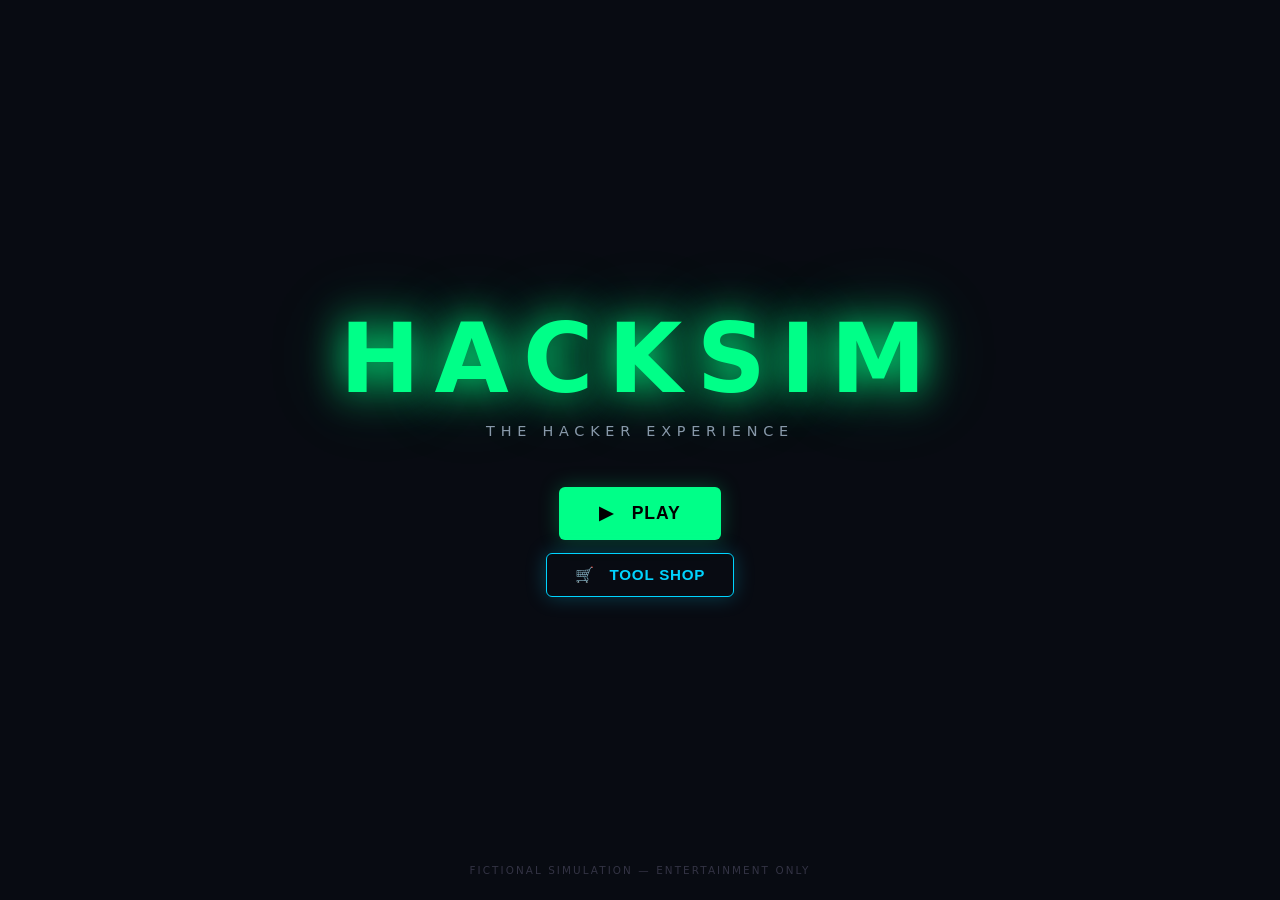
<file: hacksim.html>
<!DOCTYPE html>
<html lang="en">
<head>
<meta charset="UTF-8">
<meta name="viewport" content="width=device-width,initial-scale=1.0,maximum-scale=1.0">
<title>HACKSIM — The Game</title>
<style>
*{margin:0;padding:0;box-sizing:border-box;-webkit-tap-highlight-color:transparent}
:root{
  --bg:#080b12;--panel:#0e1420;--panel2:#131c2e;--border:#1e3040;
  --g:#00ff88;--c:#00d4ff;--y:#ffd700;--r:#ff3355;--p:#cc44ff;--o:#ff8800;
  --text:#8899aa;--white:#ddeeff;
  --shadow-g:0 0 20px rgba(0,255,136,.25);--shadow-c:0 0 20px rgba(0,212,255,.25);
}
html,body{height:100%;background:var(--bg);color:var(--white);font-family:'Segoe UI',system-ui,sans-serif;overflow:hidden;font-size:16px}
/* ── SCREENS ── */
.screen{position:fixed;inset:0;display:none;flex-direction:column;overflow:hidden}
.screen.active{display:flex}
/* ── GLOBAL COMPONENTS ── */
.btn{display:inline-flex;align-items:center;justify-content:center;gap:.5rem;padding:.75rem 1.75rem;border:none;border-radius:6px;font-size:.95rem;font-weight:700;cursor:pointer;transition:all .18s;letter-spacing:.05em;user-select:none}
.btn:active{transform:scale(.96)}
.btn-primary{background:var(--g);color:#000;box-shadow:var(--shadow-g)}
.btn-primary:hover{background:#22ffaa;box-shadow:0 0 30px rgba(0,255,136,.4)}
.btn-secondary{background:transparent;color:var(--c);border:1.5px solid var(--c);box-shadow:var(--shadow-c)}
.btn-secondary:hover{background:rgba(0,212,255,.1)}
.btn-danger{background:transparent;color:var(--r);border:1.5px solid var(--r)}
.btn-danger:hover{background:rgba(255,51,85,.1)}
.btn-shop{background:var(--y);color:#000;box-shadow:0 0 20px rgba(255,215,0,.3)}
.btn-shop:hover{box-shadow:0 0 35px rgba(255,215,0,.5)}
.btn-lg{padding:1rem 2.5rem;font-size:1.1rem}
.btn-sm{padding:.45rem 1rem;font-size:.8rem}
.btn:disabled{opacity:.35;cursor:not-allowed;transform:none!important}
.badge{display:inline-block;padding:.2rem .6rem;border-radius:4px;font-size:.7rem;font-weight:700;letter-spacing:.1em}
.badge-easy{background:rgba(0,255,136,.15);color:var(--g);border:1px solid rgba(0,255,136,.3)}
.badge-med{background:rgba(255,136,0,.15);color:var(--o);border:1px solid rgba(255,136,0,.3)}
.badge-hard{background:rgba(255,51,85,.15);color:var(--r);border:1px solid rgba(255,51,85,.3)}
.badge-expert{background:rgba(204,68,255,.15);color:var(--p);border:1px solid rgba(204,68,255,.3)}
/* ── HEADER BAR ── */
#hud{display:none;position:fixed;top:0;left:0;right:0;height:56px;background:rgba(8,11,18,.95);border-bottom:1px solid var(--border);z-index:50;align-items:center;padding:0 1rem;gap:.8rem;backdrop-filter:blur(8px)}
#hud.show{display:flex}
.hud-logo{font-size:1rem;font-weight:900;color:var(--g);letter-spacing:.2em;text-shadow:0 0 15px var(--g);white-space:nowrap}
.hud-sep{width:1px;height:24px;background:var(--border)}
.hud-stat{display:flex;flex-direction:column;align-items:center;gap:2px}
.hud-stat label{font-size:.55rem;color:var(--text);letter-spacing:.15em;text-transform:uppercase}
.hud-stat span{font-size:.9rem;font-weight:700}
.hud-lvl{color:var(--g);text-shadow:0 0 8px var(--g)}
.hud-xp{color:var(--c)}
.hud-cr{color:var(--y)}
.hud-rank{color:var(--o);white-space:nowrap;font-size:.8rem}
.xp-wrap{flex:1;display:flex;flex-direction:column;gap:3px;min-width:60px;max-width:180px}
.xp-wrap label{font-size:.55rem;color:var(--text);letter-spacing:.15em}
.xp-track{height:5px;background:#1a2535;border-radius:3px;overflow:hidden}
.xp-fill{height:100%;background:linear-gradient(90deg,var(--g),var(--c));border-radius:3px;transition:width .6s cubic-bezier(.4,0,.2,1);box-shadow:0 0 8px var(--g)}
.hud-actions{margin-left:auto;display:flex;gap:.5rem}
/* ── START SCREEN ── */
#s-start{align-items:center;justify-content:center;background:var(--bg)}
.start-logo{font-size:clamp(3rem,10vw,6rem);font-weight:900;color:var(--g);text-shadow:0 0 40px var(--g),0 0 80px rgba(0,255,136,.3);letter-spacing:.15em;animation:logo-pulse 3s ease-in-out infinite;text-align:center}
@keyframes logo-pulse{0%,100%{text-shadow:0 0 40px var(--g),0 0 80px rgba(0,255,136,.3)}50%{text-shadow:0 0 60px var(--g),0 0 120px rgba(0,255,136,.5),0 0 200px rgba(0,255,136,.2)}}
.start-tagline{color:var(--text);font-size:.9rem;letter-spacing:.4em;margin:.5rem 0 3rem;text-align:center}
.start-save-info{margin-bottom:1.5rem;padding:.8rem 1.5rem;background:var(--panel);border:1px solid var(--border);border-radius:8px;text-align:center;font-size:.82rem;color:var(--text);display:none}
.start-save-info span{color:var(--y);font-weight:700}
.start-btns{display:flex;flex-direction:column;gap:.8rem;align-items:center}
.start-footer{position:absolute;bottom:1.5rem;font-size:.65rem;color:#334;letter-spacing:.2em;text-align:center}
/* ── MISSIONS SCREEN ── */
#s-missions{background:var(--bg);padding-top:56px}
.missions-header{padding:1.25rem 1.25rem .5rem;display:flex;align-items:center;gap:1rem}
.missions-title{font-size:1rem;color:var(--text);letter-spacing:.3em;text-transform:uppercase;flex:1}
.missions-grid{display:grid;grid-template-columns:repeat(auto-fill,minmax(280px,1fr));gap:1rem;padding:1rem 1.25rem;overflow-y:auto;flex:1;align-content:start}
.mission-card{background:var(--panel);border:1px solid var(--border);border-radius:10px;padding:1.25rem;cursor:pointer;transition:all .2s;position:relative;overflow:clip}
.mission-card::before{content:'';position:absolute;inset:0;opacity:0;transition:.2s;border-radius:10px}
.mission-card.easy::before{background:linear-gradient(135deg,rgba(0,255,136,.06),transparent)}
.mission-card.med::before{background:linear-gradient(135deg,rgba(255,136,0,.06),transparent)}
.mission-card.hard::before{background:linear-gradient(135deg,rgba(255,51,85,.06),transparent)}
.mission-card.expert::before{background:linear-gradient(135deg,rgba(204,68,255,.06),transparent)}
.mission-card:hover:not(.locked)::before{opacity:1}
.mission-card:hover:not(.locked){border-color:#2a4060;transform:translateY(-2px);box-shadow:0 8px 30px rgba(0,0,0,.4)}
.mission-card.locked{opacity:.45;cursor:not-allowed}
.mission-card.done{border-color:#1a3a22}
.mc-top{display:flex;align-items:flex-start;justify-content:space-between;margin-bottom:.75rem;gap:.5rem}
.mc-top > div:first-child{flex:1;min-width:0}
.mc-name{font-size:1rem;font-weight:700;color:var(--white);word-break:break-word}
.badge{white-space:nowrap}
.mc-done-mark{color:var(--g);font-size:1.2rem}
.mc-desc{font-size:.8rem;color:var(--text);line-height:1.6;margin-bottom:1rem}
.mc-footer{display:flex;align-items:center;justify-content:space-between;flex-wrap:wrap;gap:.5rem}
.mc-rewards{display:flex;gap:.75rem;font-size:.8rem;font-weight:700}
.mc-xp{color:var(--c)}.mc-cr{color:var(--y)}
.mc-req{font-size:.7rem;color:var(--text)}
.mc-lock{position:absolute;inset:0;display:flex;align-items:center;justify-content:center;background:rgba(8,11,18,.7);border-radius:10px;font-size:.85rem;color:var(--text);letter-spacing:.15em}
/* ── SHOP SCREEN ── */
#s-shop{background:var(--bg);padding-top:56px}
.shop-grid{display:grid;grid-template-columns:repeat(auto-fill,minmax(240px,1fr));gap:1rem;padding:1rem 1.25rem;overflow-y:auto;flex:1}
.tool-card{background:var(--panel);border:1px solid var(--border);border-radius:10px;padding:1.25rem;transition:.2s}
.tool-card.owned{border-color:#1a3a22}
.tool-icon{font-size:2rem;margin-bottom:.5rem}
.tool-name{font-size:.95rem;font-weight:700;color:var(--white);margin-bottom:.4rem}
.tool-desc{font-size:.78rem;color:var(--text);line-height:1.5;margin-bottom:1rem}
.tool-cost{font-size:.85rem;font-weight:700;color:var(--y)}
.tool-owned{color:var(--g);font-size:.85rem;font-weight:700}
/* ── GAME SCREEN ── */
#s-game{background:var(--bg);padding-top:56px;align-items:stretch}
#game-context{background:var(--panel);border-bottom:1px solid var(--border);padding:.75rem 1.25rem;display:flex;align-items:center;gap:1rem;flex-shrink:0}
#gc-mission{font-size:.8rem;font-weight:700;color:var(--white)}
#gc-step{font-size:.7rem;color:var(--text)}
#gc-steps-bar{display:flex;gap:.4rem;margin-left:auto}
.step-dot{width:10px;height:10px;border-radius:50%;background:var(--panel2);border:1.5px solid var(--border);transition:.3s}
.step-dot.done{background:var(--g);border-color:var(--g);box-shadow:0 0 8px var(--g)}
.step-dot.active{border-color:var(--c);box-shadow:0 0 8px var(--c)}
#game-area{flex:1;display:flex;flex-direction:column;align-items:center;justify-content:flex-start;overflow-y:auto;padding:1.5rem 1rem}
#game-title{font-size:1.3rem;font-weight:900;color:var(--white);margin-bottom:.3rem;text-align:center;letter-spacing:.05em}
#game-instructions{font-size:.85rem;color:var(--text);text-align:center;max-width:480px;line-height:1.6;margin-bottom:1.5rem}
/* ── CRACK GAME ── */
#crack-wrap{width:100%;max-width:400px}
#crack-slots{display:flex;gap:.6rem;justify-content:center;margin-bottom:.8rem}
.crack-slot{width:62px;height:72px;background:var(--panel2);border:2px solid var(--border);border-radius:8px;display:flex;align-items:center;justify-content:center;font-size:1.6rem;font-weight:900;color:var(--white);transition:.2s}
.crack-slot.active{border-color:var(--c);box-shadow:0 0 15px rgba(0,212,255,.3)}
.crack-slot.filled{border-color:var(--g)}
#crack-history{display:flex;flex-direction:column;gap:.5rem;margin-bottom:1rem;min-height:80px}
.crack-row{display:flex;align-items:center;gap:.5rem;justify-content:center}
.crack-hist-slot{width:46px;height:50px;border-radius:6px;display:flex;align-items:center;justify-content:center;font-size:1.1rem;font-weight:900;border:1.5px solid;transition:.3s}
.slot-hit{background:rgba(0,255,136,.15);border-color:var(--g);color:var(--g)}
.slot-close{background:rgba(255,215,0,.12);border-color:var(--y);color:var(--y)}
.slot-miss{background:rgba(30,48,64,.5);border-color:var(--border);color:var(--text)}
.crack-row-dots{display:flex;gap:3px;align-items:center}
.cdot{width:11px;height:11px;border-radius:50%}
.cdot-hit{background:var(--g);box-shadow:0 0 6px var(--g)}
.cdot-close{background:var(--y)}
.cdot-miss{background:var(--border)}
#crack-keypad{display:grid;grid-template-columns:repeat(5,1fr);gap:.5rem;margin-bottom:.8rem}
.crack-key{height:52px;background:var(--panel2);border:1.5px solid var(--border);border-radius:8px;font-size:1rem;font-weight:700;color:var(--white);cursor:pointer;transition:.15s}
.crack-key:hover{border-color:var(--c);color:var(--c);background:rgba(0,212,255,.08)}
.crack-key:active{transform:scale(.93)}
.crack-key.bs{color:var(--r);border-color:rgba(255,51,85,.3)}
.crack-key.enter{color:var(--g);border-color:rgba(0,255,136,.3);font-size:.8rem}
#crack-attempts{text-align:center;font-size:.8rem;color:var(--text);margin-bottom:.8rem}
#crack-hint-msg{text-align:center;min-height:22px;font-size:.82rem;font-weight:600;transition:.3s}
/* ── BYPASS GAME ── */
#bypass-wrap{width:100%;max-width:380px}
#bypass-info{display:flex;justify-content:space-between;align-items:center;margin-bottom:1rem}
#bypass-target{font-size:.8rem;color:var(--text)}
#bypass-timer-wrap{display:flex;align-items:center;gap:.5rem}
#bypass-timer{font-size:1.1rem;font-weight:700;color:var(--y)}
#bypass-grid{display:grid;gap:.5rem;margin-bottom:1rem}
.bypass-cell{height:60px;background:var(--panel2);border:2px solid var(--border);border-radius:8px;font-size:1.3rem;font-weight:900;color:var(--white);cursor:pointer;display:flex;align-items:center;justify-content:center;transition:.15s;user-select:none}
.bypass-cell:hover{border-color:var(--c);color:var(--c);background:rgba(0,212,255,.08)}
.bypass-cell:active{transform:scale(.94)}
.bypass-cell.correct{background:rgba(0,255,136,.15);border-color:var(--g);color:var(--g);box-shadow:0 0 15px rgba(0,255,136,.3)}
.bypass-cell.wrong{background:rgba(255,51,85,.15);border-color:var(--r);animation:shake .25s}
.bypass-cell.used{opacity:.25;pointer-events:none}
@keyframes shake{0%,100%{transform:translateX(0)}25%{transform:translateX(-5px)}75%{transform:translateX(5px)}}
#bypass-progress-bar{height:6px;background:var(--panel2);border-radius:3px;overflow:hidden;margin-bottom:.5rem}
#bypass-progress-fill{height:100%;background:var(--g);border-radius:3px;transition:width .3s;box-shadow:0 0 8px var(--g)}
/* ── MEMORY GAME ── */
#memory-wrap{width:100%;max-width:340px}
#memory-panels{display:grid;grid-template-columns:1fr 1fr;gap:.75rem;margin-bottom:1.25rem}
.mem-panel{height:120px;border-radius:12px;cursor:pointer;border:2px solid transparent;display:flex;align-items:center;justify-content:center;font-size:2.5rem;transition:.15s;opacity:.35}
.mem-panel.lit{opacity:1;transform:scale(1.04);box-shadow:0 0 30px currentColor}
.mem-panel.clickable{opacity:.75;cursor:pointer}
.mem-panel.clickable:hover{opacity:1;transform:scale(1.03)}
.mem-panel.clickable:active{transform:scale(.97)}
.mem-panel.wrong{animation:mem-shake .3s}
@keyframes mem-shake{0%,100%{transform:scale(1.04)}50%{transform:scale(.97)}}
.mp-red{background:rgba(255,51,85,.15);border-color:rgba(255,51,85,.4);color:var(--r)}
.mp-blue{background:rgba(0,212,255,.15);border-color:rgba(0,212,255,.4);color:var(--c)}
.mp-green{background:rgba(0,255,136,.15);border-color:rgba(0,255,136,.4);color:var(--g)}
.mp-yellow{background:rgba(255,215,0,.15);border-color:rgba(255,215,0,.4);color:var(--y)}
.mp-red.lit{background:rgba(255,51,85,.5);border-color:var(--r)}
.mp-blue.lit{background:rgba(0,212,255,.5);border-color:var(--c)}
.mp-green.lit{background:rgba(0,255,136,.5);border-color:var(--g)}
.mp-yellow.lit{background:rgba(255,215,0,.5);border-color:var(--y)}
#memory-seq-display{text-align:center;height:6px;background:var(--panel2);border-radius:3px;overflow:hidden;margin-bottom:.5rem}
#memory-seq-fill{height:100%;background:var(--c);border-radius:3px;transition:width .4s}
#memory-info{display:flex;justify-content:space-between;align-items:center;font-size:.8rem;color:var(--text);margin-bottom:.75rem}
.mem-round-dots{display:flex;gap:.4rem}
.mrd{width:10px;height:10px;border-radius:50%;background:var(--panel2);border:1.5px solid var(--border);transition:.3s}
.mrd.done{background:var(--g);border-color:var(--g)}
.mrd.active{border-color:var(--c);box-shadow:0 0 6px var(--c)}
/* ── PATTERN GAME ── */
#pattern-wrap{width:100%;max-width:380px}
#pattern-grid{display:grid;grid-template-columns:repeat(4,1fr);gap:.5rem;margin-bottom:1rem}
.pat-card{height:72px;background:var(--panel2);border:2px solid var(--border);border-radius:8px;cursor:pointer;display:flex;align-items:center;justify-content:center;font-size:1.6rem;transition:.2s;position:relative;overflow:hidden}
.pat-card::after{content:attr(data-sym);font-size:1.6rem;opacity:0;transition:.2s}
.pat-card:hover:not(.matched):not(.flipped){border-color:var(--c);transform:scale(1.04)}
.pat-card.flipped::after,.pat-card.matched::after{opacity:1}
.pat-card.flipped{border-color:var(--c);background:rgba(0,212,255,.1)}
.pat-card.matched{border-color:var(--g);background:rgba(0,255,136,.1);cursor:default;animation:match-pop .3s cubic-bezier(.34,1.56,.64,1)}
@keyframes match-pop{0%{transform:scale(.9)}60%{transform:scale(1.1)}100%{transform:scale(1)}}
.pat-card.flipped:active{transform:scale(.96)}
#pattern-info{display:flex;justify-content:space-between;font-size:.8rem;color:var(--text);margin-bottom:.8rem}
#pat-timer{color:var(--y);font-weight:700}
#pat-pairs{color:var(--text)}
/* ── TRACE GAME ── */
#trace-wrap{width:100%;max-width:380px}
#trace-grid{display:grid;gap:4px;margin-bottom:1rem;padding:6px;background:var(--panel2);border-radius:10px;border:1px solid var(--border)}
.tr-cell{height:52px;border-radius:6px;cursor:pointer;display:flex;align-items:center;justify-content:center;font-size:1rem;font-weight:700;transition:.15s;border:2px solid transparent;user-select:none}
.tr-cell.empty{background:rgba(30,48,64,.5)}
.tr-cell.empty:hover{background:rgba(0,212,255,.1);border-color:rgba(0,212,255,.3)}
.tr-cell.start{background:rgba(0,255,136,.2);border-color:var(--g);color:var(--g)}
.tr-cell.end{background:rgba(255,51,85,.2);border-color:var(--r);color:var(--r)}
.tr-cell.wall{background:rgba(255,51,85,.08);border-color:rgba(255,51,85,.2);cursor:not-allowed;color:var(--r);opacity:.6}
.tr-cell.path{background:rgba(0,212,255,.2);border-color:var(--c);color:var(--c)}
.tr-cell.path:active{transform:scale(.95)}
.tr-cell.active-path{background:rgba(0,212,255,.35);border-color:var(--c);box-shadow:0 0 10px rgba(0,212,255,.4)}
#trace-info{display:flex;justify-content:space-between;font-size:.8rem;color:var(--text);margin-bottom:.8rem}
#trace-timer{color:var(--y);font-weight:700}
#trace-instructions{font-size:.78rem;color:var(--text);text-align:center;margin-bottom:.8rem}
/* ── OVERLAYS ── */
.overlay{position:fixed;inset:0;z-index:200;display:none;align-items:center;justify-content:center;background:rgba(8,11,18,.92);backdrop-filter:blur(6px)}
.overlay.show{display:flex}
.ov-card{background:var(--panel);border:1px solid var(--border);border-radius:16px;padding:2rem;width:90%;max-width:420px;animation:pop .3s cubic-bezier(.34,1.56,.64,1)}
@keyframes pop{from{opacity:0;transform:scale(.85) translateY(20px)}to{opacity:1;transform:scale(1) translateY(0)}}
.ov-icon{font-size:3.5rem;text-align:center;margin-bottom:.75rem}
.ov-title{font-size:1.5rem;font-weight:900;text-align:center;margin-bottom:.4rem}
.ov-sub{font-size:.85rem;color:var(--text);text-align:center;margin-bottom:1.5rem;line-height:1.6}
.rewards-grid{display:grid;grid-template-columns:1fr 1fr;gap:.75rem;margin-bottom:1.5rem}
.reward-box{background:var(--panel2);border-radius:10px;padding:.9rem;text-align:center;border:1px solid var(--border)}
.reward-box label{display:block;font-size:.6rem;color:var(--text);letter-spacing:.2em;margin-bottom:.3rem}
.reward-box span{font-size:1.3rem;font-weight:900}
.ov-buttons{display:flex;flex-direction:column;gap:.6rem}
/* LEVEL UP */
#ov-levelup .ov-title{color:var(--g);text-shadow:0 0 20px var(--g)}
/* BRIEFING */
.brief-steps{display:flex;flex-direction:column;gap:.4rem;margin-bottom:1.25rem}
.brief-step{display:flex;align-items:center;gap:.6rem;font-size:.82rem;color:var(--text);padding:.5rem .75rem;background:var(--panel2);border-radius:8px}
.brief-step-icon{font-size:1rem}
/* ── NOTIFS ── */
#notif-stack{position:fixed;bottom:1.5rem;left:50%;transform:translateX(-50%);display:flex;flex-direction:column;gap:.5rem;align-items:center;pointer-events:none;z-index:300}
.notif{padding:.6rem 1.4rem;border-radius:30px;font-size:.82rem;font-weight:700;letter-spacing:.08em;animation:notif-in .3s cubic-bezier(.34,1.56,.64,1),notif-out .4s ease 2s forwards;white-space:nowrap}
.notif-g{background:rgba(0,255,136,.15);color:var(--g);border:1px solid rgba(0,255,136,.3);box-shadow:0 0 20px rgba(0,255,136,.15)}
.notif-r{background:rgba(255,51,85,.12);color:var(--r);border:1px solid rgba(255,51,85,.3)}
.notif-y{background:rgba(255,215,0,.12);color:var(--y);border:1px solid rgba(255,215,0,.3)}
.notif-c{background:rgba(0,212,255,.12);color:var(--c);border:1px solid rgba(0,212,255,.3)}
@keyframes notif-in{from{opacity:0;transform:translateY(12px)}to{opacity:1;transform:translateY(0)}}
@keyframes notif-out{to{opacity:0;transform:translateY(-8px)}}
/* ── RESPONSIVE ── */
@media(max-width:480px){
  .missions-grid{grid-template-columns:1fr}
  .shop-grid{grid-template-columns:1fr}
  .crack-slot{width:52px;height:62px;font-size:1.4rem}
  .crack-hist-slot{width:40px;height:44px;font-size:1rem}
  .mem-panel{height:100px}
  .pat-card{height:62px}
  .mc-name{font-size:.9rem}
  .badge{font-size:.65rem;padding:.15rem .45rem;letter-spacing:.06em}
}
@media(max-width:360px){
  .mc-name{font-size:.82rem}
  .badge{font-size:.6rem;padding:.12rem .35rem}
}
</style>
</head>
<body>

<!-- HUD -->
<div id="hud">
  <div class="hud-logo">HACKSIM</div>
  <div class="hud-sep"></div>
  <div class="hud-stat"><label>Level</label><span class="hud-lvl" id="h-lvl">1</span></div>
  <div class="xp-wrap">
    <label>XP <span id="h-xp-txt" style="color:var(--c)">0/100</span></label>
    <div class="xp-track"><div class="xp-fill" id="h-xp" style="width:0%"></div></div>
  </div>
  <div class="hud-stat" style="display:none" id="h-rank-wrap"><label>Rank</label><div class="hud-rank" id="h-rank">NOVICE</div></div>
  <div class="hud-stat"><label>Credits</label><span class="hud-cr" id="h-cr">$0</span></div>
  <div class="hud-actions">
    <button class="btn btn-sm btn-secondary" onclick="goShop()">🛒 SHOP</button>
    <button class="btn btn-sm" id="snd-btn" onclick="toggleSound()" style="background:var(--panel2);color:var(--text);border:1.5px solid var(--border)">🔇</button>
  </div>
</div>

<!-- START SCREEN -->
<div class="screen active" id="s-start">
  <div class="start-logo">HACKSIM</div>
  <div class="start-tagline">THE HACKER EXPERIENCE</div>
  <div class="start-save-info" id="save-info">
    Returning hacker — Level <span id="si-lvl">1</span> &nbsp;·&nbsp; <span id="si-cr">$0</span> credits
  </div>
  <div class="start-btns">
    <button class="btn btn-primary btn-lg" onclick="onPlay()">▶ &nbsp; PLAY</button>
    <button class="btn btn-secondary" onclick="goShop(true)">🛒 &nbsp; TOOL SHOP</button>
  </div>
  <div class="start-footer">FICTIONAL SIMULATION — ENTERTAINMENT ONLY</div>
</div>

<!-- MISSIONS -->
<div class="screen" id="s-missions">
  <div class="missions-header">
    <span class="missions-title">// Select Mission</span>
    <button class="btn btn-sm btn-secondary" onclick="goShop()">🛒 Shop</button>
  </div>
  <div class="missions-grid" id="mission-grid"></div>
</div>

<!-- SHOP -->
<div class="screen" id="s-shop">
  <div class="missions-header">
    <button class="btn btn-sm btn-secondary" onclick="goBack()" id="shop-back">← Back</button>
    <span class="missions-title">// Tool Shop</span>
    <span style="color:var(--y);font-weight:700" id="shop-cr-display">$0</span>
  </div>
  <div class="shop-grid" id="shop-grid"></div>
</div>

<!-- GAME -->
<div class="screen" id="s-game">
  <div id="game-context">
    <button class="btn btn-sm btn-danger" style="flex-shrink:0;padding:.35rem .8rem;font-size:.75rem" onclick="if(confirm('Abort mission and go to menu?')){CUR_MISSION=null;goMissions();}">✕ ABORT</button>
    <div style="flex:1;min-width:0">
      <div id="gc-mission" style="margin-bottom:2px;white-space:nowrap;overflow:hidden;text-overflow:ellipsis">Mission</div>
      <div id="gc-step" style="white-space:nowrap;overflow:hidden;text-overflow:ellipsis">Step 1</div>
    </div>
    <div id="gc-steps-bar" style="flex-shrink:0"></div>
  </div>
  <div id="game-area">
    <div id="game-title">Game Title</div>
    <div id="game-instructions">Instructions here</div>
    <div id="game-container"></div>
  </div>
</div>

<!-- BRIEFING OVERLAY -->
<div class="overlay" id="ov-brief">
  <div class="ov-card">
    <div class="ov-icon" id="brief-icon">🎯</div>
    <div class="ov-title" id="brief-title" style="color:var(--c)">Mission Name</div>
    <div class="ov-sub" id="brief-desc">Description</div>
    <div class="brief-steps" id="brief-steps"></div>
    <div class="rewards-grid">
      <div class="reward-box"><label>XP REWARD</label><span style="color:var(--c)" id="brief-xp">+100</span></div>
      <div class="reward-box"><label>CREDITS</label><span style="color:var(--y)" id="brief-cr">+$200</span></div>
    </div>
    <div class="ov-buttons">
      <button class="btn btn-primary" onclick="acceptMission()">ACCEPT MISSION</button>
      <button class="btn btn-danger" onclick="closeOv('ov-brief')">Decline</button>
    </div>
  </div>
</div>

<!-- VICTORY -->
<div class="overlay" id="ov-victory">
  <div class="ov-card">
    <div class="ov-icon">✅</div>
    <div class="ov-title" style="color:var(--g)">MISSION COMPLETE</div>
    <div class="ov-sub" id="vic-sub">Access granted.</div>
    <div class="rewards-grid">
      <div class="reward-box"><label>XP GAINED</label><span style="color:var(--c)" id="vic-xp">+100</span></div>
      <div class="reward-box"><label>CREDITS</label><span style="color:var(--y)" id="vic-cr">+$200</span></div>
    </div>
    <div id="vic-first" style="text-align:center;font-size:.8rem;color:var(--g);margin-bottom:1rem;display:none">🔓 First-clear bonus applied!</div>
    <div class="ov-buttons">
      <button class="btn btn-primary" onclick="afterVictory()">CONTINUE</button>
    </div>
  </div>
</div>

<!-- FAILURE -->
<div class="overlay" id="ov-fail">
  <div class="ov-card">
    <div class="ov-icon">❌</div>
    <div class="ov-title" style="color:var(--r)">MISSION FAILED</div>
    <div class="ov-sub" id="fail-msg">Connection traced. Try again.</div>
    <div class="ov-buttons">
      <button class="btn btn-primary" onclick="retryMission()">RETRY MISSION</button>
      <button class="btn btn-danger" onclick="afterVictory()">ABORT</button>
    </div>
  </div>
</div>

<!-- LEVEL UP -->
<div class="overlay" id="ov-levelup">
  <div class="ov-card" style="text-align:center">
    <div class="ov-icon" style="font-size:4rem">⚡</div>
    <div class="ov-title">LEVEL UP!</div>
    <div style="font-size:4rem;font-weight:900;color:var(--g);text-shadow:0 0 30px var(--g);margin:.5rem 0" id="lu-num">2</div>
    <div style="font-size:1rem;color:var(--y);letter-spacing:.2em;margin-bottom:.5rem" id="lu-rank">SCRIPT KIDDIE</div>
    <div class="ov-sub" id="lu-msg">New missions unlocked!</div>
    <button class="btn btn-primary" style="width:100%" onclick="closeOv('ov-levelup')">AWESOME!</button>
  </div>
</div>

<div id="notif-stack"></div>

<script>
'use strict';
// ═══════════════════════════════
// AUDIO
// ═══════════════════════════════
let SND=false,AC=null;
const audio=()=>{if(!AC)AC=new(window.AudioContext||window.webkitAudioContext)();return AC};
const beep=(f,d,type='square',vol=.08)=>{if(!SND)return;try{
  const a=audio(),o=a.createOscillator(),g=a.createGain();
  o.connect(g);g.connect(a.destination);o.type=type;o.frequency.value=f;
  g.gain.setValueAtTime(vol,a.currentTime);g.gain.exponentialRampToValueAtTime(.001,a.currentTime+d);
  o.start();o.stop(a.currentTime+d);}catch(e){}};
const sfx={
  click:()=>beep(600,.04,'square',.06),
  hit:()=>beep(800,.06,'sine',.1),
  miss:()=>beep(200,.15,'sawtooth',.1),
  win:[500,700,900,1100].map((f,i)=>()=>setTimeout(()=>beep(f,.18,'sine',.12),i*70)),
  success:()=>sfx.win.forEach(f=>f()),
  fail:()=>{[400,300,200].forEach((f,i)=>setTimeout(()=>beep(f,.2,'sawtooth',.09),i*80))},
  levelup:()=>{[400,500,600,800,1000,1200].forEach((f,i)=>setTimeout(()=>beep(f,.15,'sine',.13),i*60))},
  unlock:()=>{[600,800,1000].forEach((f,i)=>setTimeout(()=>beep(f,.12,'sine',.1),i*70))},
};
const toggleSound=()=>{
  SND=!SND;
  document.getElementById('snd-btn').textContent=SND?'🔊':'🔇';
  if(SND)sfx.click();save();
};

// ═══════════════════════════════
// CONSTANTS
// ═══════════════════════════════
const RANKS=['NOVICE','SCRIPT KIDDIE','GREY HAT','BLACK HAT','ELITE','GHOST','LEGEND'];
const RANK_LVL=[1,4,7,11,15,20,28];
const XP_TABLE=[0,100,250,450,700,1000,1400,1850,2400,3050,3800,4650,5600,6700,8000,9500,11200,13200,15500,18000];

const GAME_TYPES={
  crack:{name:'PASSWORD CRACKER',icon:'🔓',color:'var(--g)',instructions:'Guess the 4-digit code. Green = right place, Yellow = right digit wrong place.'},
  bypass:{name:'SEQUENCE BYPASS',icon:'🔢',color:'var(--c)',instructions:'Click the numbers in order from 1 to the target. Be fast!'},
  memory:{name:'MEMORY HACK',icon:'🧠',color:'var(--y)',instructions:'Watch the flashing pattern, then repeat it exactly. Don\'t make mistakes!'},
  pattern:{name:'PATTERN BREACH',icon:'🔮',color:'var(--p)',instructions:'Find all matching pairs by flipping cards. Match them all to breach!'},
  trace:{name:'NETWORK TRACE',icon:'🌐',color:'var(--o)',instructions:'Draw a path from START (green) to END (red). Avoid firewall walls (🔥). Click connected cells to route your signal.'},
};

const MISSIONS=[
  {id:'m1',name:'Probe: Home Router',diff:'easy',desc:'A basic home router running default credentials. Perfect target for a beginner.',icon:'🏠',steps:['crack'],xp:80,cr:150,minLvl:1},
  {id:'m2',name:'Scan: Coffee Shop WiFi',diff:'easy',desc:'Unsecured public WiFi. Identify active sessions and intercept packets.',icon:'☕',steps:['bypass'],xp:100,cr:180,minLvl:1},
  {id:'m3',name:'Phish: Corporate Email',diff:'easy',desc:'A phishing-resistant email system. Crack the pattern to get past spam filters.',icon:'📧',steps:['pattern'],xp:120,cr:220,minLvl:1},
  {id:'m4',name:'Hack: Legacy Database',diff:'med',desc:'An outdated SQL server protected by weak encryption. Crack the hash.',icon:'🗄️',steps:['crack','bypass'],xp:200,cr:400,minLvl:3},
  {id:'m5',name:'Breach: IoT Network',diff:'med',desc:'Smart devices with predictable memory addresses. Exploit their vulnerability.',icon:'📡',steps:['memory','crack'],xp:250,cr:500,minLvl:3},
  {id:'m6',name:'Infiltrate: Bank Portal',diff:'med',desc:'Two-factor authentication bypassed through a sequence injection attack.',icon:'🏦',steps:['bypass','pattern'],xp:300,cr:650,minLvl:5},
  {id:'m7',name:'Ghost: Gov Intranet',diff:'hard',desc:'Government intranet with layered defenses. Use all your skills to get in.',icon:'🏛️',steps:['memory','crack','bypass'],xp:450,cr:1000,minLvl:7},
  {id:'m8',name:'Trace: Dark Web Route',diff:'hard',desc:'Navigate the dark web\'s encrypted relay nodes without triggering tripwires.',icon:'🕸️',steps:['trace','crack'],xp:500,cr:1200,minLvl:7},
  {id:'m9',name:'Zero-Day: Satellite Net',diff:'expert',desc:'An unpatched satellite firmware exploit. The most complex operation you\'ll run.',icon:'🛰️',steps:['trace','memory','crack','bypass'],xp:900,cr:2500,minLvl:12},
  {id:'m10',name:'Phantom: Quantum Server',diff:'expert',desc:'The ultimate target. A quantum-encrypted supercomputer. Can you crack it?',icon:'💎',steps:['pattern','trace','memory','crack'],xp:1200,cr:4000,minLvl:16},
];

const TOOLS=[
  {id:'vpn',name:'VPN Shield',icon:'🛡️',desc:'+1 extra attempt in all password crack games.',cost:300,effect:'crack_extra_life'},
  {id:'dict',name:'Dictionary Pack',icon:'📖',desc:'Reveals one digit in crack games at start.',cost:500,effect:'crack_hint'},
  {id:'timer',name:'Time Extender',icon:'⏱',desc:'+30% more time in bypass and memory games.',cost:600,effect:'time_bonus'},
  {id:'scanner',name:'Pattern Scanner',icon:'🔍',desc:'Shows 2 matching pairs briefly at start of pattern games.',cost:700,effect:'pattern_hint'},
  {id:'router',name:'Ghost Router',icon:'👻',desc:'One free retry on any failed mini-game per mission.',cost:1000,effect:'free_retry'},
  {id:'ai',name:'AI Assistant',icon:'🤖',desc:'Auto-solves one mini-game per mission (once).',cost:2000,effect:'auto_solve'},
  {id:'quantum',name:'Quantum Chip',icon:'⚛️',desc:'Doubles all XP earned from missions.',cost:3500,effect:'xp_double'},
];

// ═══════════════════════════════
// STATE
// ═══════════════════════════════
let P={lvl:1,xp:0,cr:0,done:new Set(),tools:new Set(),total:0};
let SND_ON=false;
let CUR_MISSION=null;// current mission object
let CUR_STEP=0;// step index in mission
let PREV_SCREEN='s-start';
let FREE_RETRY=false;// ghost router
let AI_AVAIL=false;// ai assistant
let MISSION_START=0;

// ═══════════════════════════════
// SAVE/LOAD
// ═══════════════════════════════
const save=()=>localStorage.setItem('hs3',JSON.stringify({
  lvl:P.lvl,xp:P.xp,cr:P.cr,done:[...P.done],tools:[...P.tools],total:P.total,snd:SND
}));
const load=()=>{
  try{
    const d=JSON.parse(localStorage.getItem('hs3'));if(!d)return false;
    P.lvl=d.lvl||1;P.xp=d.xp||0;P.cr=d.cr||0;
    P.done=new Set(d.done||[]);P.tools=new Set(d.tools||[]);P.total=d.total||0;
    SND=d.snd||false;document.getElementById('snd-btn').textContent=SND?'🔊':'🔇';
    return true;
  }catch(e){return false;}
};

// ═══════════════════════════════
// NAVIGATION
// ═══════════════════════════════
const showScreen=(id,hudVisible=true)=>{
  document.querySelectorAll('.screen').forEach(s=>s.classList.remove('active'));
  document.getElementById(id).classList.add('active');
  document.getElementById('hud').classList.toggle('show',hudVisible);
  if(hudVisible)refreshHUD();
};
const openOv=id=>document.getElementById(id).classList.add('show');
const closeOv=id=>document.getElementById(id).classList.remove('show');
const goBack=()=>showScreen(PREV_SCREEN);
const goShop=(fromStart=false)=>{
  PREV_SCREEN=fromStart?'s-start':'s-missions';
  renderShop();showScreen('s-shop');
};
const goMissions=()=>{renderMissions();showScreen('s-missions');};
const onPlay=()=>{sfx.click();goMissions();};

// ═══════════════════════════════
// HUD
// ═══════════════════════════════
const getRank=()=>RANKS[RANK_LVL.slice().reverse().findIndex(l=>P.lvl>=l.valueOf())===-1?0:RANK_LVL.length-1-RANK_LVL.slice().reverse().findIndex(l=>P.lvl>=l)];
const getXpReq=lvl=>XP_TABLE[Math.min(lvl,XP_TABLE.length-1)];
const refreshHUD=()=>{
  document.getElementById('h-lvl').textContent=P.lvl;
  document.getElementById('h-cr').textContent='$'+P.cr;
  document.getElementById('h-rank').textContent=getRank();
  document.getElementById('h-rank-wrap').style.display=P.lvl>=3?'flex':'none';
  const prevXP=XP_TABLE[P.lvl-1]||0;
  const nextXP=getXpReq(P.lvl);
  const pct=Math.min(100,Math.round((P.xp-prevXP)/(nextXP-prevXP)*100));
  document.getElementById('h-xp').style.width=pct+'%';
  document.getElementById('h-xp-txt').textContent=P.xp+'/'+nextXP;
  document.getElementById('shop-cr-display').textContent='$'+P.cr;
};
const notify=(msg,type='g')=>{
  const c=document.getElementById('notif-stack');
  const d=document.createElement('div');d.className=`notif notif-${type}`;d.textContent=msg;
  c.appendChild(d);setTimeout(()=>d.remove(),2600);
};

// ═══════════════════════════════
// MISSIONS
// ═══════════════════════════════
const renderMissions=()=>{
  const grid=document.getElementById('mission-grid');grid.innerHTML='';
  MISSIONS.forEach(m=>{
    const avail=P.lvl>=m.minLvl;const done=P.done.has(m.id);
    const card=document.createElement('div');
    card.className=`mission-card ${m.diff}${!avail?' locked':''}${done?' done':''}`;
    card.innerHTML=`
      <div class="mc-top">
        <div>
          <div style="margin-bottom:.35rem"><span class="badge badge-${m.diff}">${m.diff.toUpperCase()}</span></div>
          <div class="mc-name">${m.icon} ${m.name}</div>
        </div>
        ${done?'<div class="mc-done-mark">✓</div>':''}
      </div>
      <div class="mc-desc">${m.desc}</div>
      <div class="mc-footer">
        <div class="mc-rewards"><span class="mc-xp">⚡ ${m.xp} XP</span><span class="mc-cr">💰 $${m.cr}</span></div>
        <span class="mc-req">${m.steps.length} step${m.steps.length>1?'s':''}</span>
      </div>
      ${!avail?`<div class="mc-lock">🔒 LEVEL ${m.minLvl} REQUIRED</div>`:''}
    `;
    if(avail)card.onclick=()=>openBriefing(m);
    grid.appendChild(card);
  });
};

// ═══════════════════════════════
// BRIEFING
// ═══════════════════════════════
let pendingMission=null;
const openBriefing=m=>{
  sfx.click();pendingMission=m;
  document.getElementById('brief-icon').textContent=m.icon;
  document.getElementById('brief-title').textContent=m.name;
  document.getElementById('brief-desc').textContent=m.desc;
  const mult=P.tools.has('quantum')?2:1;
  document.getElementById('brief-xp').textContent='+'+m.xp*mult+' XP';
  document.getElementById('brief-cr').textContent='+$'+m.cr;
  const sl=document.getElementById('brief-steps');sl.innerHTML='';
  m.steps.forEach((s,i)=>{
    const gt=GAME_TYPES[s];
    sl.innerHTML+=`<div class="brief-step"><span class="brief-step-icon">${gt.icon}</span>Step ${i+1}: ${gt.name}</div>`;
  });
  openOv('ov-brief');
};
const acceptMission=()=>{
  closeOv('ov-brief');sfx.unlock();
  startMission(pendingMission);
};

// ═══════════════════════════════
// MISSION ENGINE
// ═══════════════════════════════
const startMission=m=>{
  CUR_MISSION=m;CUR_STEP=0;MISSION_START=Date.now();
  FREE_RETRY=P.tools.has('router');
  AI_AVAIL=P.tools.has('ai');
  showScreen('s-game');
  updateGameContext();
  startStep();
};
const updateGameContext=()=>{
  const m=CUR_MISSION;
  document.getElementById('gc-mission').textContent=m.icon+' '+m.name;
  document.getElementById('gc-step').textContent=`Step ${CUR_STEP+1} of ${m.steps.length}: ${GAME_TYPES[m.steps[CUR_STEP]].name}`;
  const bar=document.getElementById('gc-steps-bar');bar.innerHTML='';
  m.steps.forEach((_,i)=>{
    const d=document.createElement('div');
    d.className='step-dot'+(i<CUR_STEP?' done':i===CUR_STEP?' active':'');
    bar.appendChild(d);
  });
};
const startStep=()=>{
  const type=CUR_MISSION.steps[CUR_STEP];
  const diff=CUR_MISSION.diff;
  const area=document.getElementById('game-container');area.innerHTML='';
  const gt=GAME_TYPES[type];
  document.getElementById('game-title').innerHTML=`${gt.icon} ${gt.name}`;
  document.getElementById('game-title').style.color=gt.color;
  document.getElementById('game-instructions').textContent=gt.instructions;
  updateGameContext();
  switch(type){
    case 'crack': startCrack(diff);break;
    case 'bypass': startBypass(diff);break;
    case 'memory': startMemory(diff);break;
    case 'pattern': startPattern(diff);break;
    case 'trace': startTrace(diff);break;
  }
};
// Stop all running game timers before transitioning
const clearAllTimers=()=>{
  clearInterval(byp.timer);clearInterval(pat.timer);clearInterval(tr.timer);
  byp.timer=null;pat.timer=null;tr.timer=null;
};
const stepWin=()=>{
  clearAllTimers();
  sfx.success();
  CUR_STEP++;
  if(CUR_STEP>=CUR_MISSION.steps.length){
    setTimeout(missionWin,500);
  } else {
    notify('Step complete! ✓','g');
    setTimeout(startStep,700);
  }
};
const stepFail=(msg='Connection traced.')=>{
  clearAllTimers();
  sfx.fail();
  if(FREE_RETRY){
    FREE_RETRY=false;notify('Ghost Router: Auto-retry activated!','c');
    setTimeout(startStep,800);return;
  }
  document.getElementById('fail-msg').textContent=msg;
  setTimeout(()=>openOv('ov-fail'),400);
};
const retryMission=()=>{closeOv('ov-fail');CUR_STEP=0;FREE_RETRY=P.tools.has('router');startStep();};
let _autoNavTimer=null;
const missionWin=()=>{
  clearAllTimers();
  const m=CUR_MISSION;if(!m)return;
  const isNew=!P.done.has(m.id);
  const mult=P.tools.has('quantum')?2:1;
  const xpGain=isNew?m.xp*mult:Math.floor(m.xp*.3*mult);
  const crGain=isNew?m.cr:Math.floor(m.cr*.3);
  if(isNew)P.done.add(m.id);
  const prevLvl=P.lvl;
  P.xp+=xpGain;P.cr+=crGain;P.total++;
  while(P.lvl<XP_TABLE.length-1&&P.xp>=XP_TABLE[P.lvl])P.lvl++;
  document.getElementById('vic-xp').textContent='+'+xpGain+' XP';
  document.getElementById('vic-cr').textContent='+$'+crGain;
  document.getElementById('vic-sub').textContent=isNew?'Target compromised. Data secured.':'Replay bonus: 30% reward.';
  document.getElementById('vic-first').style.display=isNew?'block':'none';
  // Countdown on the CONTINUE button
  const btn=document.querySelector('#ov-victory .btn-primary');
  let cd=4;
  if(btn)btn.textContent=`CONTINUE  (${cd})`;
  openOv('ov-victory');refreshHUD();save();
  // Auto-navigate after 4 seconds so user is never stuck
  clearTimeout(_autoNavTimer);
  const iv=setInterval(()=>{
    cd--;
    if(btn)btn.textContent=cd>0?`CONTINUE  (${cd})`:'CONTINUE';
    if(cd<=0){clearInterval(iv);afterVictory();}
  },1000);
  _autoNavTimer=iv;
  if(P.lvl>prevLvl){
    document.getElementById('lu-num').textContent=P.lvl;
    document.getElementById('lu-rank').textContent=getRank();
    const newMs=MISSIONS.filter(m2=>m2.minLvl<=P.lvl&&m2.minLvl>prevLvl);
    document.getElementById('lu-msg').textContent=newMs.length?`${newMs.length} new mission${newMs.length>1?'s':''} unlocked!`:'Keep hacking!';
    setTimeout(()=>{closeOv('ov-victory');clearInterval(iv);openOv('ov-levelup');sfx.levelup();},1800);
  }
};
const afterVictory=()=>{
  clearTimeout(_autoNavTimer);clearInterval(_autoNavTimer);
  closeOv('ov-victory');closeOv('ov-fail');closeOv('ov-levelup');
  CUR_MISSION=null;CUR_STEP=0;
  goMissions();
};

// ═══════════════════════════════════════════════
// GAME 1: CRACK (Mastermind)
// ═══════════════════════════════════════════════
let crk={secret:[],cur:[],attempts:0,maxAtt:6,solved:false};
const CRACK_DIGITS='0123456789';
const startCrack=(diff)=>{
  const len=4;
  const maxAtt=diff==='easy'?7:diff==='med'?6:diff==='hard'?5:4;
  crk.secret=Array.from({length:len},()=>CRACK_DIGITS[~~(Math.random()*10)]);
  crk.cur=['','','',''];crk.attempts=0;crk.maxAtt=maxAtt+(P.tools.has('vpn')?1:0);crk.solved=false;
  const area=document.getElementById('game-container');
  area.innerHTML=`<div id="crack-wrap">
    <div id="crack-slots"></div>
    <div id="crack-attempts">Attempts: 0 / ${crk.maxAtt}</div>
    <div id="crack-hint-msg" style="color:var(--text)">Enter your first guess.</div>
    <div id="crack-history"></div>
    <div id="crack-keypad"></div>
  </div>`;
  if(P.tools.has('dict')){
    const ri=~~(Math.random()*4);
    crk.cur=new Array(4).fill('');crk.cur[ri]=crk.secret[ri];
    notify(`Dictionary hint: position ${ri+1} = ${crk.secret[ri]}`,'c');
  }
  renderCrackSlots();renderCrackKeypad();
};
const renderCrackSlots=()=>{
  const el=document.getElementById('crack-slots');if(!el)return;
  el.innerHTML='';
  for(let i=0;i<4;i++){
    const d=document.createElement('div');
    d.className='crack-slot'+(crk.cur[i]?' filled':'')+(i===crk.cur.filter(x=>x).length&&!crk.cur[i]?' active':'');
    d.textContent=crk.cur[i]||'';el.appendChild(d);
  }
};
const renderCrackKeypad=()=>{
  const el=document.getElementById('crack-keypad');if(!el)return;
  el.innerHTML='';
  for(const d of '0123456789'){
    const b=document.createElement('button');b.className='crack-key';b.textContent=d;
    b.onclick=()=>crackType(d);el.appendChild(b);
  }
  const bs=document.createElement('button');bs.className='crack-key bs';bs.textContent='⌫';bs.onclick=crackBS;el.appendChild(bs);
  const en=document.createElement('button');en.className='crack-key enter';en.textContent='ENTER';en.onclick=crackSubmit;
  en.style.cssText='grid-column:span 3;background:rgba(0,255,136,.08);border-color:rgba(0,255,136,.3);color:var(--g)';
  el.appendChild(en);
};
const crackType=d=>{
  if(crk.solved)return;
  const idx=crk.cur.findIndex(x=>!x);
  if(idx===-1)return;
  crk.cur[idx]=d;sfx.click();renderCrackSlots();
};
const crackBS=()=>{
  if(crk.solved)return;
  const last=crk.cur.map((v,i)=>[v,i]).filter(([v])=>v).pop();
  if(!last)return;crk.cur[last[1]]='';sfx.click();renderCrackSlots();
};
const crackSubmit=()=>{
  if(crk.solved)return;
  const filled=crk.cur.filter(Boolean);
  if(filled.length<4){
    const hint=document.getElementById('crack-hint-msg');
    if(hint){hint.textContent='Enter all 4 digits first!';hint.style.color='var(--r)';}return;
  }
  crk.attempts++;
  const guess=[...crk.cur];
  const result=scoreCrack(guess,crk.secret);
  addCrackRow(guess,result);
  crk.cur=['','','',''];renderCrackSlots();
  const at=document.getElementById('crack-attempts');
  if(at)at.textContent=`Attempts: ${crk.attempts} / ${crk.maxAtt}`;
  const hm=document.getElementById('crack-hint-msg');
  if(result.hits===4){
    crk.solved=true;if(hm){hm.textContent='CODE CRACKED!';hm.style.color='var(--g)';}
    sfx.hit();setTimeout(stepWin,700);return;
  }
  if(crk.attempts>=crk.maxAtt){
    if(hm){hm.textContent=`Failed! Code was: ${crk.secret.join('')}`;hm.style.color='var(--r)';}
    setTimeout(()=>stepFail('Password cracking failed — target alerted.'),700);return;
  }
  if(hm){hm.textContent=`${result.hits} right place · ${result.close} right digit`;hm.style.color=result.hits>0?'var(--g)':'var(--y)';}
};
const scoreCrack=(guess,secret)=>{
  let hits=0,close=0;const sg=[...secret],sc=[...guess];
  for(let i=0;i<4;i++)if(guess[i]===secret[i]){hits++;sg[i]=sc[i]=null;}
  for(let i=0;i<4;i++){if(!sc[i])continue;const j=sg.indexOf(sc[i]);if(j>=0){close++;sg[j]=null;}}
  return{hits,close};
};
const addCrackRow=(guess,result)=>{
  const hist=document.getElementById('crack-history');if(!hist)return;
  const row=document.createElement('div');row.className='crack-row';
  let html='';
  guess.forEach((g,i)=>{
    const isHit=crk.secret[i]===g&&result.hits>0;
    const isClose=!isHit&&crk.secret.includes(g)&&result.close>0;
    html+=`<div class="crack-hist-slot ${isHit?'slot-hit':isClose?'slot-close':'slot-miss'}">${g}</div>`;
  });
  const dots=
    Array(result.hits).fill('<div class="cdot cdot-hit"></div>').join('')+
    Array(result.close).fill('<div class="cdot cdot-close"></div>').join('')+
    Array(4-result.hits-result.close).fill('<div class="cdot cdot-miss"></div>').join('');
  html+=`<div class="crack-row-dots">${dots}</div>`;
  row.innerHTML=html;hist.appendChild(row);hist.scrollTop=hist.scrollHeight;
};

// ═══════════════════════════════════════════════
// GAME 2: BYPASS (Number sequence)
// ═══════════════════════════════════════════════
let byp={numbers:[],target:0,next:1,timer:null,timeLeft:0};
const startBypass=(diff)=>{
  const count=diff==='easy'?9:diff==='med'?12:diff==='hard'?16:20;
  const time=diff==='easy'?25:diff==='med'?20:diff==='hard'?18:15;
  const adjTime=P.tools.has('timer')?Math.round(time*1.3):time;
  byp.target=count;byp.next=1;byp.timeLeft=adjTime;
  const area=document.getElementById('game-container');
  area.innerHTML=`<div id="bypass-wrap">
    <div id="bypass-info">
      <span id="bypass-target">Click 1 → ${count}</span>
      <div id="bypass-timer-wrap"><span style="font-size:.7rem;color:var(--text)">TIME&nbsp;</span><span id="bypass-timer">${adjTime}</span></div>
    </div>
    <div id="bypass-progress-bar"><div id="bypass-progress-fill" style="width:0%"></div></div>
    <div id="bypass-grid" style="grid-template-columns:repeat(${Math.ceil(Math.sqrt(count))},1fr)"></div>
  </div>`;
  const nums=Array.from({length:count},(_,i)=>i+1).sort(()=>Math.random()-.5);
  byp.numbers=[...nums];
  const grid=document.getElementById('bypass-grid');
  nums.forEach(n=>{
    const c=document.createElement('div');c.className='bypass-cell';c.textContent=n;c.id=`bc-${n}`;
    c.onclick=()=>bypClick(n,c);grid.appendChild(c);
  });
  clearInterval(byp.timer);
  byp.timer=setInterval(()=>{
    byp.timeLeft--;
    const el=document.getElementById('bypass-timer');if(el)el.textContent=byp.timeLeft;
    if(byp.timeLeft<=5&&el)el.style.color='var(--r)';
    if(byp.timeLeft<=0){clearInterval(byp.timer);stepFail('Time expired — sequence lock engaged.');}
  },1000);
};
const bypClick=(n,cell)=>{
  if(n===byp.next){
    cell.classList.add('correct','used');sfx.hit();byp.next++;
    const pct=(byp.next-1)/byp.target*100;
    const pf=document.getElementById('bypass-progress-fill');if(pf)pf.style.width=pct+'%';
    if(byp.next>byp.target){clearInterval(byp.timer);setTimeout(stepWin,400);}
  } else {
    cell.classList.add('wrong');sfx.miss();
    setTimeout(()=>cell.classList.remove('wrong'),300);
  }
};

// ═══════════════════════════════════════════════
// GAME 3: MEMORY (Simon Says)
// ═══════════════════════════════════════════════
const MEM_COLORS=[
  {id:'r',cls:'mp-red',icon:'🔴',label:'RED'},
  {id:'b',cls:'mp-blue',icon:'🔵',label:'BLUE'},
  {id:'g',cls:'mp-green',icon:'🟢',label:'GREEN'},
  {id:'y',cls:'mp-yellow',icon:'🟡',label:'YELLOW'},
];
let mem={sequence:[],playerIdx:0,round:1,maxRounds:3,phase:'show',seqLen:3,canClick:false};
const startMemory=(diff)=>{
  const rounds=diff==='easy'?3:diff==='med'?4:diff==='hard'?5:6;
  const baseLen=diff==='easy'?3:diff==='med'?4:5;
  mem={sequence:[],playerIdx:0,round:1,maxRounds:rounds,phase:'show',seqLen:baseLen,canClick:false};
  const area=document.getElementById('game-container');
  area.innerHTML=`<div id="memory-wrap">
    <div id="memory-info">
      <span id="mem-phase" style="color:var(--c)">Watch the sequence...</span>
      <div class="mem-round-dots">${Array.from({length:rounds},(_,i)=>`<div class="mrd${i===0?' active':''}" id="mrd-${i}"></div>`).join('')}</div>
    </div>
    <div id="memory-seq-display"><div id="memory-seq-fill" style="width:0%"></div></div>
    <div id="memory-panels">
      ${MEM_COLORS.map(c=>`<div class="mem-panel ${c.cls}" id="mp-${c.id}" data-color="${c.id}">${c.icon}</div>`).join('')}
    </div>
    <div id="mem-status" style="text-align:center;font-size:.82rem;color:var(--text);min-height:20px"></div>
  </div>`;
  MEM_COLORS.forEach(c=>document.getElementById(`mp-${c.id}`).onclick=()=>memClick(c.id));
  setTimeout(memNextRound,400);
};
const memNextRound=()=>{
  const addCount=Math.max(1,mem.round);
  for(let i=0;i<addCount;i++)mem.sequence.push(MEM_COLORS[~~(Math.random()*4)].id);
  mem.playerIdx=0;mem.phase='show';mem.canClick=false;
  const ph=document.getElementById('mem-phase');if(ph){ph.textContent='Watch carefully...';ph.style.color='var(--c)';}
  showMemSeq();
};
const sleep=ms=>new Promise(r=>setTimeout(r,ms));
const showMemSeq=async()=>{
  const delay=mem.round<=2?700:mem.round<=4?600:500;
  for(let i=0;i<mem.sequence.length;i++){
    const id=mem.sequence[i];const el=document.getElementById(`mp-${id}`);
    if(!el)return;
    await sleep(200);
    el.classList.add('lit');sfx.click();
    const fill=document.getElementById('memory-seq-fill');
    if(fill)fill.style.width=((i+1)/mem.sequence.length*100)+'%';
    await sleep(delay);
    el.classList.remove('lit');
    await sleep(100);
  }
  await sleep(300);
  mem.phase='input';mem.canClick=true;
  const ph=document.getElementById('mem-phase');if(ph){ph.textContent='Your turn! Repeat the sequence.';ph.style.color='var(--g)';}
  MEM_COLORS.forEach(c=>{const el=document.getElementById(`mp-${c.id}`);if(el)el.classList.add('clickable');});
};
const memClick=id=>{
  if(!mem.canClick)return;sfx.click();
  const el=document.getElementById(`mp-${id}`);
  if(el)el.classList.add('lit');
  setTimeout(()=>{const e2=document.getElementById(`mp-${id}`);if(e2)e2.classList.remove('lit');},250);
  if(id===mem.sequence[mem.playerIdx]){
    mem.playerIdx++;
    if(mem.playerIdx>=mem.sequence.length){
      mem.canClick=false;MEM_COLORS.forEach(c=>{const el=document.getElementById(`mp-${c.id}`);if(el)el.classList.remove('clickable');});
      const dot=document.getElementById(`mrd-${mem.round-1}`);if(dot)dot.classList.add('done');
      if(mem.round>=mem.maxRounds){setTimeout(stepWin,500);}
      else{
        mem.round++;
        const nd=document.getElementById(`mrd-${mem.round-1}`);if(nd){nd.classList.remove('active');nd.classList.add('active');}
        const ph=document.getElementById('mem-phase');if(ph){ph.textContent='Round complete! Get ready...';ph.style.color='var(--g)';}
        setTimeout(memNextRound,1000);
      }
    }
  } else {
    if(el)el.classList.add('wrong');mem.canClick=false;
    setTimeout(()=>{
      if(el)el.classList.remove('wrong');
      stepFail('Memory sequence incorrect — intrusion detected.');
    },500);
  }
};

// ═══════════════════════════════════════════════
// GAME 4: PATTERN (Matching Pairs)
// ═══════════════════════════════════════════════
const PAT_SYMS=['🔑','💻','🛡️','🔐','📡','⚡','🌐','💾'];
let pat={cards:[],flipped:[],matched:0,total:8,locked:false,timer:null,timeLeft:0};
const startPattern=(diff)=>{
  const time=diff==='easy'?60:diff==='med'?50:diff==='hard'?40:30;
  const adjTime=P.tools.has('timer')?Math.round(time*1.3):time;
  const syms=[...PAT_SYMS].sort(()=>Math.random()-.5).slice(0,8);
  const pairs=[...syms,...syms].sort(()=>Math.random()-.5);
  pat={cards:pairs,flipped:[],matched:0,total:8,locked:false,timeLeft:adjTime,timer:null};
  const area=document.getElementById('game-container');
  area.innerHTML=`<div id="pattern-wrap">
    <div id="pattern-info">
      <span id="pat-pairs">Pairs: 0 / 8</span>
      <span id="pat-timer">${adjTime}s</span>
    </div>
    <div id="pattern-grid"></div>
  </div>`;
  const grid=document.getElementById('pattern-grid');
  pairs.forEach((sym,i)=>{
    const c=document.createElement('div');c.className='pat-card';c.dataset.sym=sym;c.dataset.idx=i;
    c.onclick=()=>patClick(i,c);grid.appendChild(c);
  });
  if(P.tools.has('scanner')){
    // Briefly reveal 2 pairs
    const seen=new Map();const hints=[];
    pairs.forEach((s,i)=>{if(seen.has(s))hints.push([seen.get(s),i]);else seen.set(s,i);});
    const h=hints.slice(0,2);
    h.forEach(([a,b])=>{
      const ca=grid.children[a],cb=grid.children[b];
      ca.classList.add('flipped');cb.classList.add('flipped');
    });
    setTimeout(()=>{h.forEach(([a,b])=>{
      const ca=grid.children[a],cb=grid.children[b];
      if(!ca.classList.contains('matched'))ca.classList.remove('flipped');
      if(!cb.classList.contains('matched'))cb.classList.remove('flipped');
    });},1800);
    notify('Pattern Scanner: 2 pairs revealed briefly!','c');
  }
  pat.timer=setInterval(()=>{
    pat.timeLeft--;const el=document.getElementById('pat-timer');
    if(el){el.textContent=pat.timeLeft+'s';if(pat.timeLeft<=10)el.style.color='var(--r)';}
    if(pat.timeLeft<=0){clearInterval(pat.timer);stepFail('Time expired — data pattern locked.');}
  },1000);
};
const patClick=(idx,card)=>{
  if(pat.locked||card.classList.contains('matched')||card.classList.contains('flipped'))return;
  card.classList.add('flipped');pat.flipped.push({idx,card,sym:pat.cards[idx]});sfx.click();
  if(pat.flipped.length<2)return;
  pat.locked=true;
  const [a,b]=pat.flipped;
  if(a.sym===b.sym){
    a.card.classList.add('matched');b.card.classList.add('matched');sfx.hit();
    pat.matched++;const pp=document.getElementById('pat-pairs');if(pp)pp.textContent=`Pairs: ${pat.matched} / 8`;
    pat.flipped=[];pat.locked=false;
    if(pat.matched>=8){clearInterval(pat.timer);setTimeout(stepWin,400);}
  } else {
    sfx.miss();
    setTimeout(()=>{a.card.classList.remove('flipped');b.card.classList.remove('flipped');pat.flipped=[];pat.locked=false;},700);
  }
};

// ═══════════════════════════════════════════════
// GAME 5: TRACE (Network path)
// ═══════════════════════════════════════════════
let tr={grid:[],size:5,path:new Set(),timer:null,timeLeft:0,drawing:false};
const startTrace=(diff)=>{
  const sz=diff==='easy'?4:diff==='med'?5:diff==='hard'?5:6;
  const walls=diff==='easy'?3:diff==='med'?5:diff==='hard'?7:10;
  const time=diff==='easy'?40:diff==='med'?35:diff==='hard'?30:25;
  const adjTime=P.tools.has('timer')?Math.round(time*1.3):time;
  tr.size=sz;tr.path=new Set();tr.timeLeft=adjTime;
  // Build grid: 0=empty,1=wall,2=start,3=end
  tr.grid=Array.from({length:sz},()=>Array(sz).fill(0));
  tr.grid[0][0]=2;tr.grid[sz-1][sz-1]=3;
  // Ensure a valid path exists first, then add walls away from optimal path
  const blocked=new Set(['0,0',`${sz-1},${sz-1}`]);
  let placed=0;
  while(placed<walls){
    const r=~~(Math.random()*sz),c=~~(Math.random()*sz);
    const k=`${r},${c}`;
    // Don't block the main diagonal too much
    if(!blocked.has(k)&&!(r===0&&c===0)&&!(r===sz-1&&c===sz-1)&&tr.grid[r][c]===0){
      tr.grid[r][c]=1;
      if(pathExists(tr.grid,sz)){blocked.add(k);placed++;}
      else tr.grid[r][c]=0;
    }
  }
  const area=document.getElementById('game-container');
  area.innerHTML=`<div id="trace-wrap">
    <div id="trace-info">
      <span style="color:var(--text);font-size:.78rem">🟢 START → 🔴 END</span>
      <span id="trace-timer" style="color:var(--y);font-weight:700">${adjTime}s</span>
    </div>
    <div id="trace-instructions" style="font-size:.75rem;color:var(--text);text-align:center;margin-bottom:.6rem">Click cells to draw your path. Click START to begin. 🔥 = firewall</div>
    <div id="trace-grid" style="grid-template-columns:repeat(${sz},1fr)"></div>
    <div style="display:flex;gap:.6rem;margin-top:.8rem;justify-content:center">
      <button class="btn btn-sm btn-secondary" onclick="trClear()">Clear Path</button>
      <button class="btn btn-sm btn-primary" onclick="trSubmit()">SUBMIT PATH</button>
    </div>
  </div>`;
  const grid=document.getElementById('trace-grid');
  for(let r=0;r<sz;r++)for(let c=0;c<sz;c++){
    const cell=document.createElement('div');
    const v=tr.grid[r][c];
    cell.className='tr-cell '+(v===0?'empty':v===1?'wall':v===2?'start':'end');
    cell.textContent=v===1?'🔥':v===2?'S':v===3?'E':'';
    cell.dataset.r=r;cell.dataset.c=c;cell.id=`tc-${r}-${c}`;
    if(v!==1)cell.onclick=()=>trToggle(r,c,cell);
    grid.appendChild(cell);
  }
  tr.timer=setInterval(()=>{
    tr.timeLeft--;const el=document.getElementById('trace-timer');
    if(el){el.textContent=tr.timeLeft+'s';if(tr.timeLeft<=10)el.style.color='var(--r)';}
    if(tr.timeLeft<=0){clearInterval(tr.timer);stepFail('Trace timeout — firewall engaged.');}
  },1000);
};
const pathExists=(grid,sz)=>{
  // BFS to check if 0,0 can reach sz-1,sz-1
  const visited=new Set();const q=[[0,0]];
  while(q.length){
    const [r,c]=q.shift();const k=`${r},${c}`;
    if(visited.has(k))continue;visited.add(k);
    if(r===sz-1&&c===sz-1)return true;
    [[r-1,c],[r+1,c],[r,c-1],[r,c+1]].forEach(([nr,nc])=>{
      if(nr>=0&&nr<sz&&nc>=0&&nc<sz&&grid[nr][nc]!==1)q.push([nr,nc]);
    });
  }
  return false;
};
const trToggle=(r,c,cell)=>{
  const k=`${r},${c}`;const v=tr.grid[r][c];
  if(v===2||v===3){// start/end always in path
    if(tr.path.has(k)){tr.path.delete(k);if(v!==2&&v!==3)cell.classList.remove('active-path','path');}
    else{tr.path.add(k);cell.classList.add('active-path');}
    return;
  }
  if(tr.path.has(k)){tr.path.delete(k);cell.classList.remove('path','active-path');}
  else{tr.path.add(k);cell.classList.add('path');sfx.click();}
};
const trClear=()=>{
  tr.path=new Set();
  document.querySelectorAll('.tr-cell.path,.tr-cell.active-path').forEach(c=>{c.classList.remove('path','active-path');});
};
const trSubmit=()=>{
  const sz=tr.size;
  // Check path includes start and end
  if(!tr.path.has('0,0')||!tr.path.has(`${sz-1},${sz-1}`)){
    notify('Path must include START and END!','r');return;
  }
  // Check path is connected (each cell adjacent to next)
  const pathArr=[...tr.path].map(k=>k.split(',').map(Number));
  // BFS through path cells only
  const pathSet=new Set(tr.path);
  const visitedP=new Set();const q2=[[0,0]];
  while(q2.length){
    const [r,c]=q2.shift();const k=`${r},${c}`;
    if(visitedP.has(k))continue;visitedP.add(k);
    [[r-1,c],[r+1,c],[r,c-1],[r,c+1]].forEach(([nr,nc])=>{
      const nk=`${nr},${nc}`;if(pathSet.has(nk)&&!visitedP.has(nk))q2.push([nr,nc]);
    });
  }
  if(!visitedP.has(`${sz-1},${sz-1}`)){notify('Path is not connected!','r');return;}
  clearInterval(tr.timer);sfx.hit();setTimeout(stepWin,400);
};

// ═══════════════════════════════
// SHOP
// ═══════════════════════════════
const renderShop=()=>{
  const grid=document.getElementById('shop-grid');grid.innerHTML='';
  TOOLS.forEach(t=>{
    const owned=P.tools.has(t.id);const canAfford=P.cr>=t.cost;
    const card=document.createElement('div');card.className=`tool-card${owned?' owned':''}`;
    card.innerHTML=`
      <div class="tool-icon">${t.icon}</div>
      <div class="tool-name">${t.name}</div>
      <div class="tool-desc">${t.desc}</div>
      ${owned
        ?'<div class="tool-owned">✓ OWNED</div>'
        :`<div style="display:flex;align-items:center;justify-content:space-between;margin-top:auto">
          <div class="tool-cost">$${t.cost}</div>
          <button class="btn btn-sm btn-shop" onclick="buyTool('${t.id}')" ${!canAfford?'disabled':''}>BUY</button>
        </div>`
      }`;
    grid.appendChild(card);
  });
  refreshHUD();
};
const buyTool=id=>{
  const t=TOOLS.find(x=>x.id===id);if(!t||P.tools.has(id)||P.cr<t.cost)return;
  P.cr-=t.cost;P.tools.add(id);sfx.unlock();
  notify(`${t.icon} ${t.name} unlocked!`,'y');
  renderShop();save();
};

// ═══════════════════════════════
// INIT
// ═══════════════════════════════
const hasSave=load();
if(hasSave&&(P.lvl>1||P.xp>0||P.cr>0)){
  const si=document.getElementById('save-info');si.style.display='block';
  document.getElementById('si-lvl').textContent=P.lvl;
  document.getElementById('si-cr').textContent='$'+P.cr;
}
refreshHUD();
</script>
</body>
</html>
</file>
